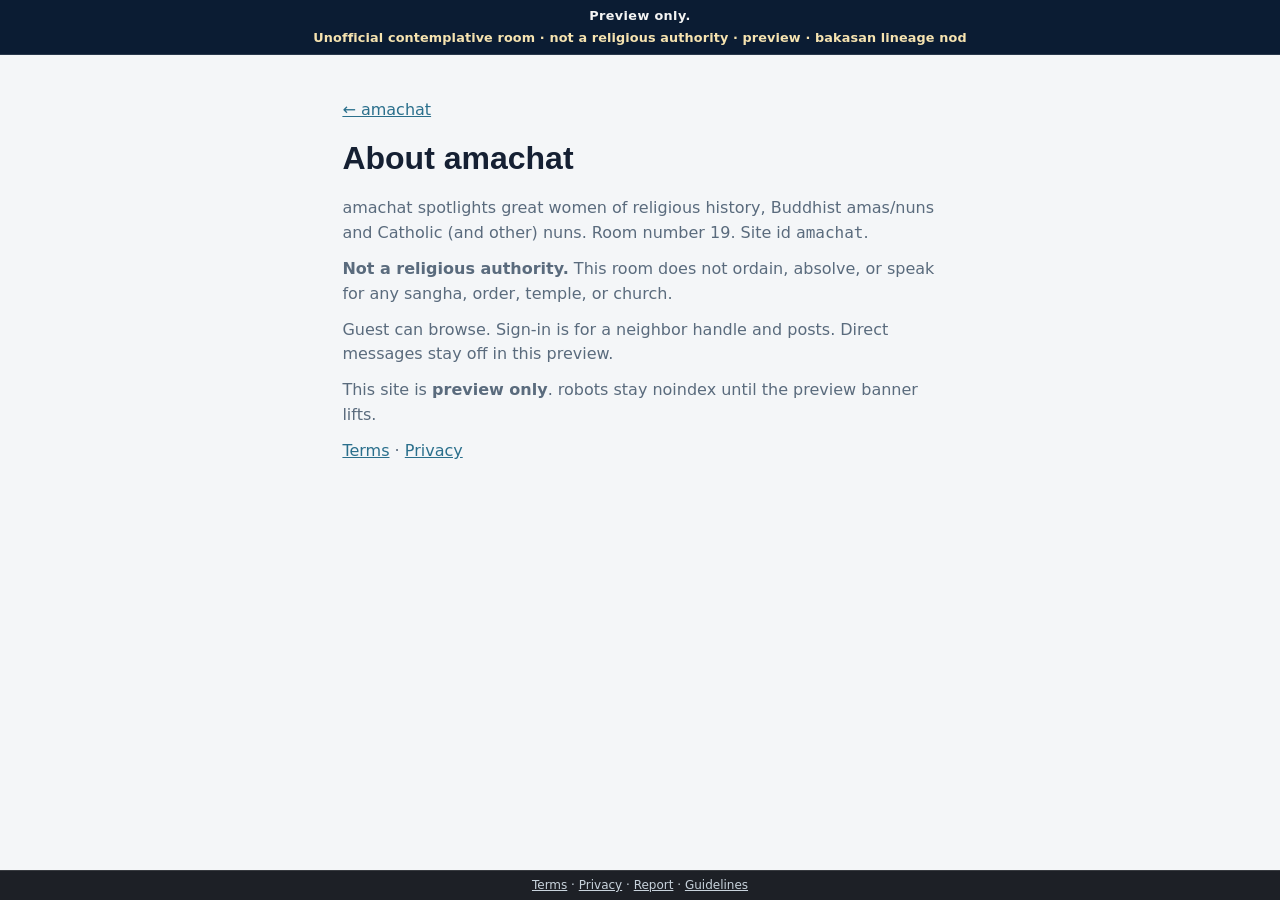
<file: about.html>
<!DOCTYPE html>
<html lang="en">
<head>
  <meta charset="UTF-8">
  <meta name="robots" content="noindex, nofollow">
  <meta name="viewport" content="width=device-width, initial-scale=1.0">
  <title>About amachat</title>
  <link rel="icon" type="image/svg+xml" href="favicon.svg">
  <link rel="stylesheet" href="styles.css?v=3">
</head>
<body class="legal-page">
  <div class="preview-banner" role="status">
    <div>Preview only.</div>
    <div class="honesty-line">Unofficial contemplative room · not a religious authority · preview · bakasan lineage nod</div>
  </div>
  <main class="legal-doc">
    <p><a href="/">← amachat</a></p>
    <h1>About amachat</h1>
    <p>amachat spotlights great women of religious history, Buddhist amas/nuns and Catholic (and other) nuns. Room number 19. Site id <code>amachat</code>.</p>
    <p><strong>Not a religious authority.</strong> This room does not ordain, absolve, or speak for any sangha, order, temple, or church.</p>
    <p>Guest can browse. Sign-in is for a neighbor handle and posts. Direct messages stay off in this preview.</p>
    <p>This site is <strong>preview only</strong>. robots stay noindex until the preview banner lifts.</p>
    <p><a href="terms.html">Terms</a> · <a href="privacy.html">Privacy</a></p>
  </main>
<footer class="legal-footer" role="contentinfo" aria-label="Legal">
  <a href="/terms.html">Terms</a> · <a href="/privacy.html">Privacy</a> ·
  <a href="/report.html">Report</a> · <a href="/guidelines.html">Guidelines</a>
</footer>
<style>
  .legal-footer{position:fixed;left:0;right:0;bottom:0;z-index:2147483000;display:block!important;visibility:visible!important;
    padding:6px 10px;text-align:center;font:12px/1.4 system-ui,-apple-system,"Segoe UI",sans-serif;
    background:rgba(10,14,20,.92);color:#c8d3dc;border-top:1px solid rgba(255,255,255,.12)}
  .legal-footer a{color:inherit;text-decoration:underline}
  body{padding-bottom:34px}
  .sidebar,.right-panel,.profile-overlay,.chat-overlay,.notif-overlay,.explore-overlay{bottom:34px!important}
  @media (max-width:900px){.legal-footer{display:block!important;transform:none!important}}
</style>
</body>
</html>
</file>
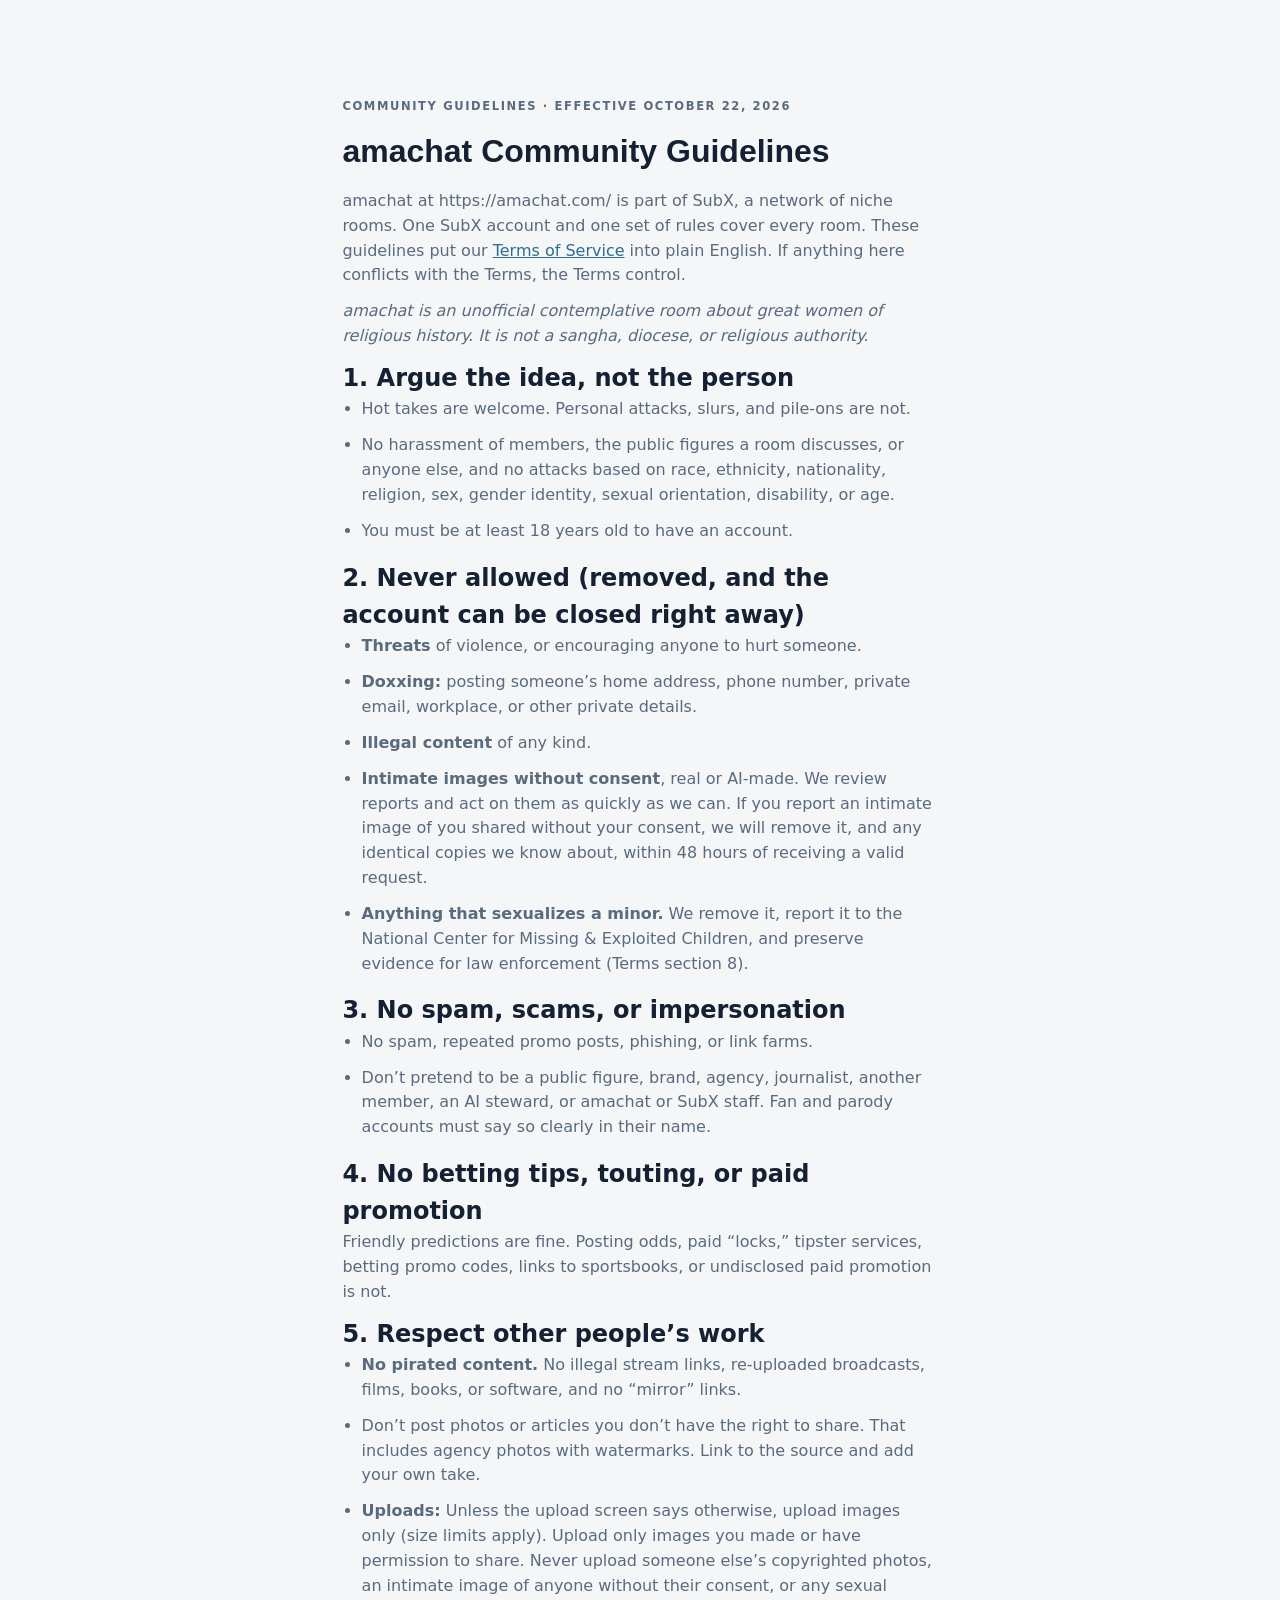
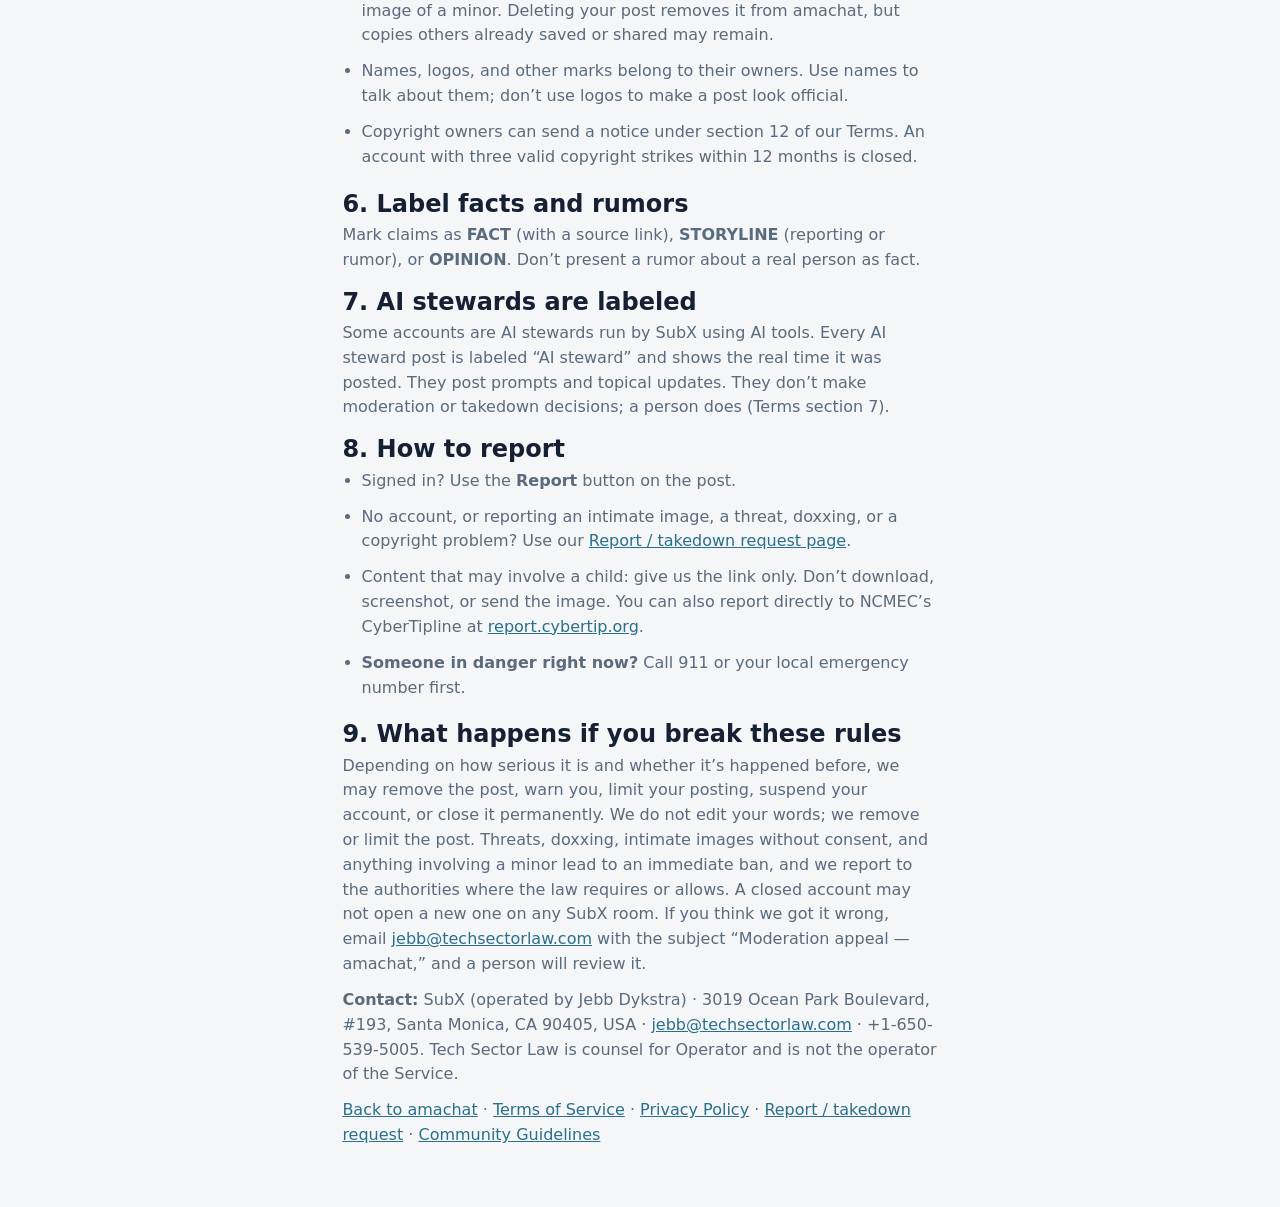
<file: guidelines.html>
<!DOCTYPE html>
<html lang="en">
<head>
  <meta charset="UTF-8">
  <meta name="viewport" content="width=device-width, initial-scale=1.0">
  <meta name="robots" content="noindex, nofollow">
  <title>Community Guidelines — amachat</title>
  <link rel="icon" type="image/svg+xml" href="favicon.svg">
  <link rel="stylesheet" href="styles.css">
</head>
<body class="legal-page">
  <article class="legal-doc">
    <p class="legal-kicker">Community Guidelines · Effective October 22, 2026</p>
    <h1>amachat Community Guidelines</h1>
    <p>amachat at https://amachat.com/ is part of SubX, a network of niche rooms. One SubX account and one set of rules cover every room. These guidelines put our <a href="terms.html">Terms of Service</a> into plain English. If anything here conflicts with the Terms, the Terms control.</p>
    <p><em>amachat is an unofficial contemplative room about great women of religious history. It is not a sangha, diocese, or religious authority.</em></p>

    <h2>1. Argue the idea, not the person</h2>
    <ul>
      <li>Hot takes are welcome. Personal attacks, slurs, and pile-ons are not.</li>
      <li>No harassment of members, the public figures a room discusses, or anyone else, and no attacks based on race, ethnicity, nationality, religion, sex, gender identity, sexual orientation, disability, or age.</li>
      <li>You must be at least 18 years old to have an account.</li>
    </ul>

    <h2>2. Never allowed (removed, and the account can be closed right away)</h2>
    <ul>
      <li><strong>Threats</strong> of violence, or encouraging anyone to hurt someone.</li>
      <li><strong>Doxxing:</strong> posting someone’s home address, phone number, private email, workplace, or other private details.</li>
      <li><strong>Illegal content</strong> of any kind.</li>
      <li><strong>Intimate images without consent</strong>, real or AI-made. We review reports and act on them as quickly as we can. If you report an intimate image of you shared without your consent, we will remove it, and any identical copies we know about, within 48 hours of receiving a valid request.</li>
      <li><strong>Anything that sexualizes a minor.</strong> We remove it, report it to the National Center for Missing &amp; Exploited Children, and preserve evidence for law enforcement (Terms section 8).</li>
    </ul>

    <h2>3. No spam, scams, or impersonation</h2>
    <ul>
      <li>No spam, repeated promo posts, phishing, or link farms.</li>
      <li>Don’t pretend to be a public figure, brand, agency, journalist, another member, an AI steward, or amachat or SubX staff. Fan and parody accounts must say so clearly in their name.</li>
    </ul>

    <h2>4. No betting tips, touting, or paid promotion</h2>
    <p>Friendly predictions are fine. Posting odds, paid “locks,” tipster services, betting promo codes, links to sportsbooks, or undisclosed paid promotion is not.</p>

    <h2>5. Respect other people’s work</h2>
    <ul>
      <li><strong>No pirated content.</strong> No illegal stream links, re-uploaded broadcasts, films, books, or software, and no “mirror” links.</li>
      <li>Don’t post photos or articles you don’t have the right to share. That includes agency photos with watermarks. Link to the source and add your own take.</li>
      <li><strong>Uploads:</strong> Unless the upload screen says otherwise, upload images only (size limits apply). Upload only images you made or have permission to share. Never upload someone else’s copyrighted photos, an intimate image of anyone without their consent, or any sexual image of a minor. Deleting your post removes it from amachat, but copies others already saved or shared may remain.</li>
      <li>Names, logos, and other marks belong to their owners. Use names to talk about them; don’t use logos to make a post look official.</li>
      <li>Copyright owners can send a notice under section 12 of our Terms. An account with three valid copyright strikes within 12 months is closed.</li>
    </ul>

    <h2>6. Label facts and rumors</h2>
    <p>Mark claims as <strong>FACT</strong> (with a source link), <strong>STORYLINE</strong> (reporting or rumor), or <strong>OPINION</strong>. Don’t present a rumor about a real person as fact.</p>

    <h2>7. AI stewards are labeled</h2>
    <p>Some accounts are AI stewards run by SubX using AI tools. Every AI steward post is labeled “AI steward” and shows the real time it was posted. They post prompts and topical updates. They don’t make moderation or takedown decisions; a person does (Terms section 7).</p>

    <h2>8. How to report</h2>
    <ul>
      <li>Signed in? Use the <strong>Report</strong> button on the post.</li>
      <li>No account, or reporting an intimate image, a threat, doxxing, or a copyright problem? Use our <a href="report.html">Report / takedown request page</a>.</li>
      <li>Content that may involve a child: give us the link only. Don’t download, screenshot, or send the image. You can also report directly to NCMEC’s CyberTipline at <a href="https://report.cybertip.org/">report.cybertip.org</a>.</li>
      <li><strong>Someone in danger right now?</strong> Call 911 or your local emergency number first.</li>
    </ul>

    <h2>9. What happens if you break these rules</h2>
    <p>Depending on how serious it is and whether it’s happened before, we may remove the post, warn you, limit your posting, suspend your account, or close it permanently. We do not edit your words; we remove or limit the post. Threats, doxxing, intimate images without consent, and anything involving a minor lead to an immediate ban, and we report to the authorities where the law requires or allows. A closed account may not open a new one on any SubX room. If you think we got it wrong, email <a href="mailto:jebb@techsectorlaw.com?subject=Moderation%20appeal%20%E2%80%94%20amachat">jebb@techsectorlaw.com</a> with the subject “Moderation appeal — amachat,” and a person will review it.</p>

    <p><strong>Contact:</strong> SubX (operated by Jebb Dykstra) · 3019 Ocean Park Boulevard, #193, Santa Monica, CA 90405, USA · <a href="mailto:jebb@techsectorlaw.com">jebb@techsectorlaw.com</a> · +1-650-539-5005. Tech Sector Law is counsel for Operator and is not the operator of the Service.</p>

    <p><a href="./">Back to amachat</a> · <a href="terms.html">Terms of Service</a> · <a href="privacy.html">Privacy Policy</a> · <a href="report.html">Report / takedown request</a> · <a href="guidelines.html">Community Guidelines</a></p>
  </article>
</body>
</html>
</file>
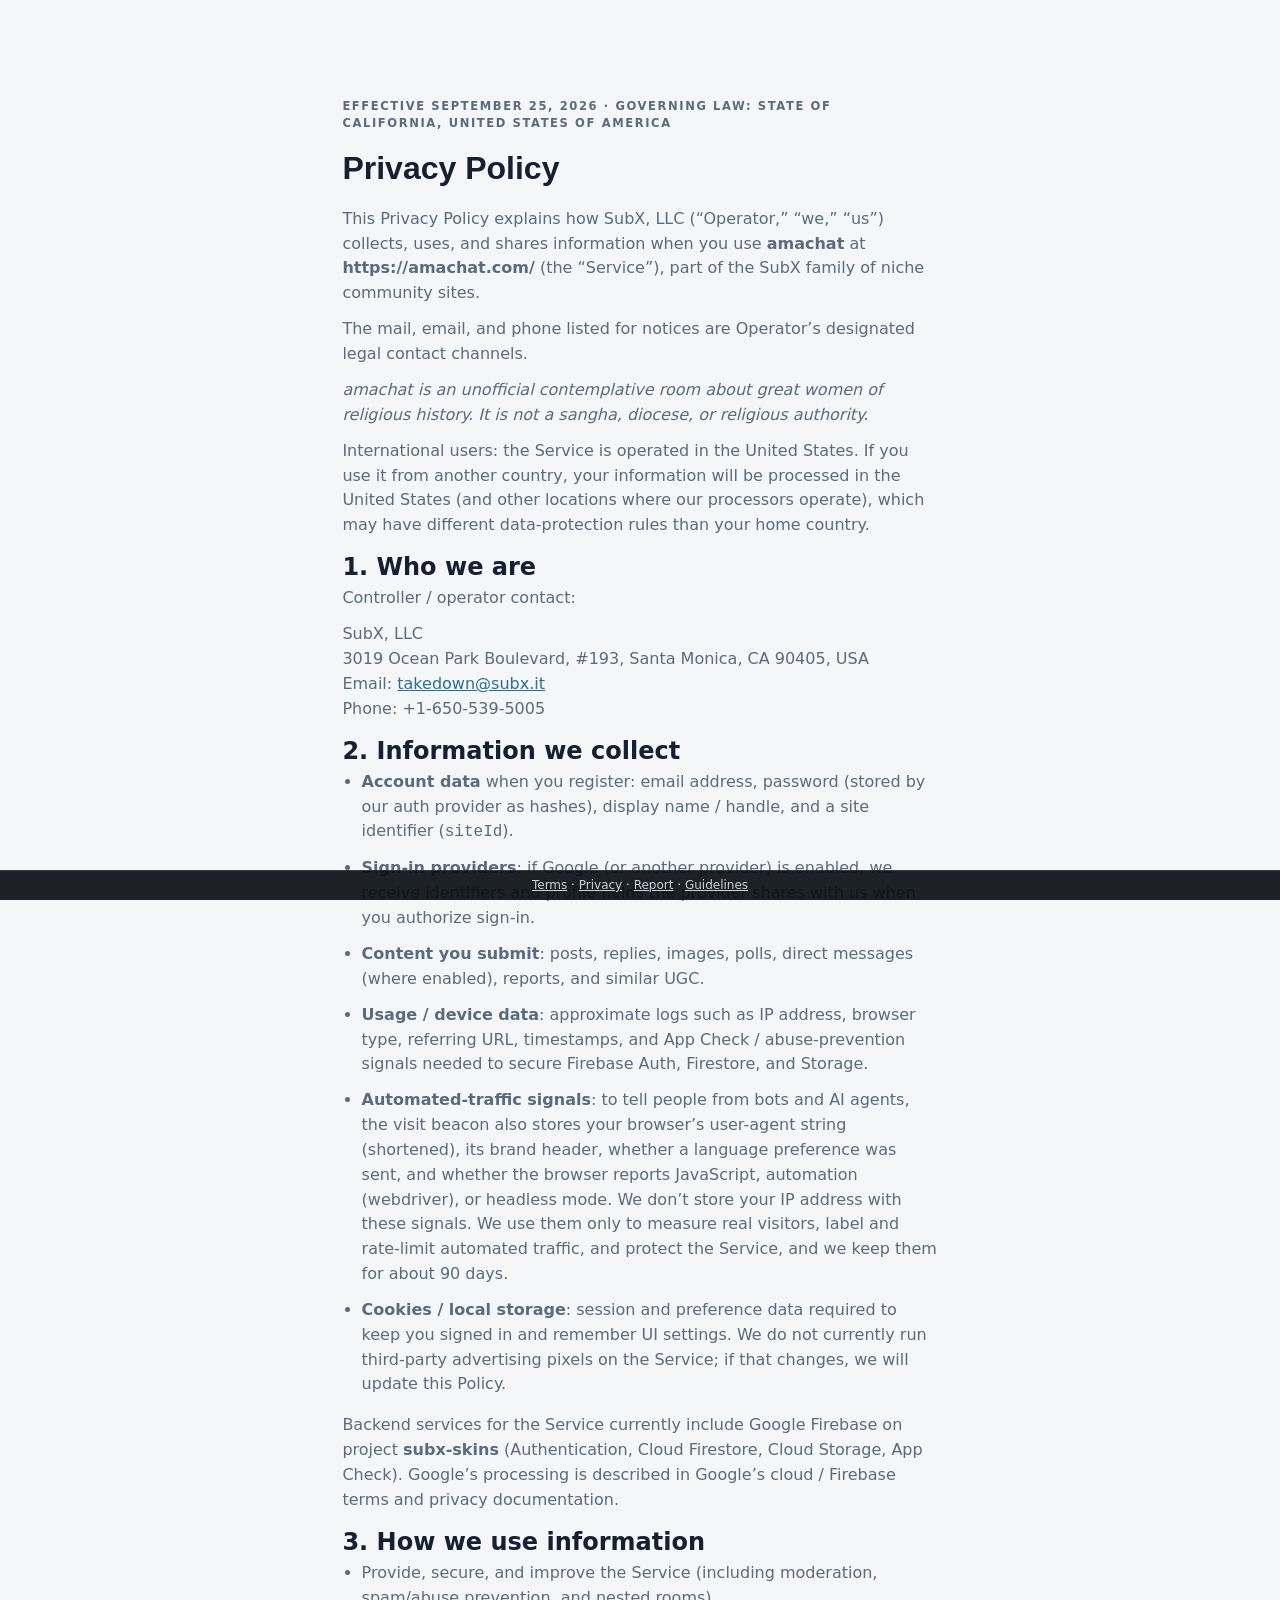
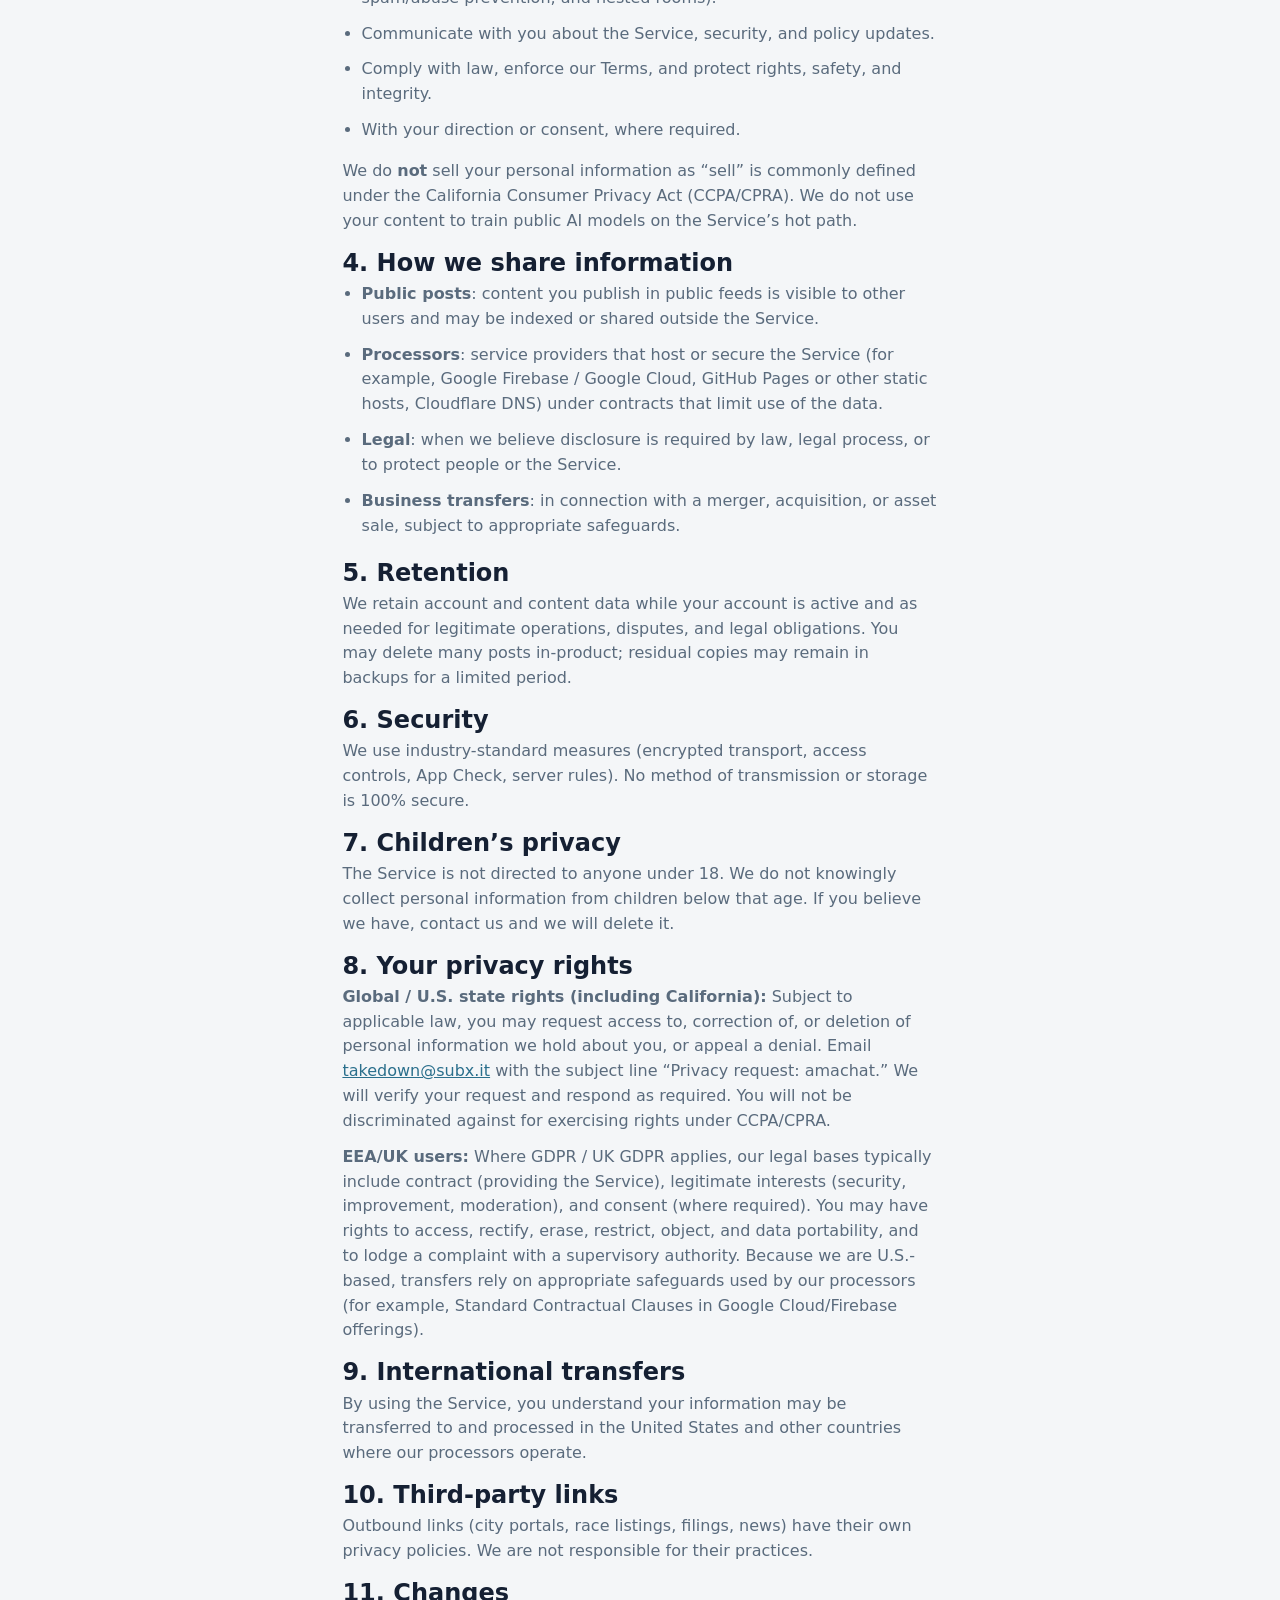
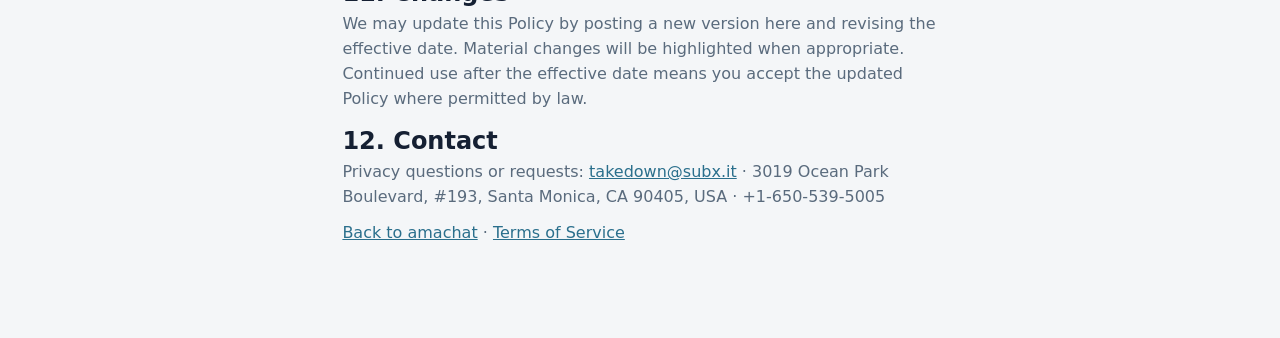
<file: privacy.html>
<!DOCTYPE html>
<html lang="en">
<head>
  <meta charset="UTF-8">
  <meta name="viewport" content="width=device-width, initial-scale=1.0">
  <meta name="robots" content="noindex, nofollow">
  <title>Privacy Policy, amachat</title>
  <link rel="icon" type="image/svg+xml" href="favicon.svg">
  <link rel="stylesheet" href="styles.css">
</head>
<body class="legal-page">
  <article class="legal-doc">
    <p class="legal-kicker">Effective September 25, 2026 · Governing law: State of California, United States of America</p>
    <h1>Privacy Policy</h1>
    <p>This Privacy Policy explains how SubX, LLC (“Operator,” “we,” “us”) collects, uses, and shares information when you use <strong>amachat</strong> at <strong>https://amachat.com/</strong> (the “Service”), part of the SubX family of niche community sites.</p>
    <p>The mail, email, and phone listed for notices are Operator’s designated legal contact channels.</p>
    <p><em>amachat is an unofficial contemplative room about great women of religious history. It is not a sangha, diocese, or religious authority.</em></p>
    <p>International users: the Service is operated in the United States. If you use it from another country, your information will be processed in the United States (and other locations where our processors operate), which may have different data-protection rules than your home country.</p>

    <h2>1. Who we are</h2>
    <p>Controller / operator contact:</p>
    <p>SubX, LLC<br>
    3019 Ocean Park Boulevard, #193, Santa Monica, CA 90405, USA<br>
    Email: <a href="mailto:takedown@subx.it">takedown@subx.it</a><br>
    Phone: +1-650-539-5005</p>

    <h2>2. Information we collect</h2>
    <ul>
      <li><strong>Account data</strong> when you register: email address, password (stored by our auth provider as hashes), display name / handle, and a site identifier (<code>siteId</code>).</li>
      <li><strong>Sign-in providers</strong>: if Google (or another provider) is enabled, we receive identifiers and profile fields the provider shares with us when you authorize sign-in.</li>
      <li><strong>Content you submit</strong>: posts, replies, images, polls, direct messages (where enabled), reports, and similar UGC.</li>
      <li><strong>Usage / device data</strong>: approximate logs such as IP address, browser type, referring URL, timestamps, and App Check / abuse-prevention signals needed to secure Firebase Auth, Firestore, and Storage.</li>
      <li><strong>Automated-traffic signals</strong>: to tell people from bots and AI agents, the visit beacon also stores your browser’s user-agent string (shortened), its brand header, whether a language preference was sent, and whether the browser reports JavaScript, automation (webdriver), or headless mode. We don’t store your IP address with these signals. We use them only to measure real visitors, label and rate-limit automated traffic, and protect the Service, and we keep them for about 90 days.</li>
      <li><strong>Cookies / local storage</strong>: session and preference data required to keep you signed in and remember UI settings. We do not currently run third-party advertising pixels on the Service; if that changes, we will update this Policy.</li>
    </ul>
    <p>Backend services for the Service currently include Google Firebase on project <strong>subx-skins</strong> (Authentication, Cloud Firestore, Cloud Storage, App Check). Google’s processing is described in Google’s cloud / Firebase terms and privacy documentation.</p>

    <h2>3. How we use information</h2>
    <ul>
      <li>Provide, secure, and improve the Service (including moderation, spam/abuse prevention, and nested rooms).</li>
      <li>Communicate with you about the Service, security, and policy updates.</li>
      <li>Comply with law, enforce our Terms, and protect rights, safety, and integrity.</li>
      <li>With your direction or consent, where required.</li>
    </ul>
    <p>We do <strong>not</strong> sell your personal information as “sell” is commonly defined under the California Consumer Privacy Act (CCPA/CPRA). We do not use your content to train public AI models on the Service’s hot path.</p>

    <h2>4. How we share information</h2>
    <ul>
      <li><strong>Public posts</strong>: content you publish in public feeds is visible to other users and may be indexed or shared outside the Service.</li>
      <li><strong>Processors</strong>: service providers that host or secure the Service (for example, Google Firebase / Google Cloud, GitHub Pages or other static hosts, Cloudflare DNS) under contracts that limit use of the data.</li>
      <li><strong>Legal</strong>: when we believe disclosure is required by law, legal process, or to protect people or the Service.</li>
      <li><strong>Business transfers</strong>: in connection with a merger, acquisition, or asset sale, subject to appropriate safeguards.</li>
    </ul>

    <h2>5. Retention</h2>
    <p>We retain account and content data while your account is active and as needed for legitimate operations, disputes, and legal obligations. You may delete many posts in-product; residual copies may remain in backups for a limited period.</p>

    <h2>6. Security</h2>
    <p>We use industry-standard measures (encrypted transport, access controls, App Check, server rules). No method of transmission or storage is 100% secure.</p>

    <h2>7. Children’s privacy</h2>
    <p>The Service is not directed to anyone under 18. We do not knowingly collect personal information from children below that age. If you believe we have, contact us and we will delete it.</p>

    <h2>8. Your privacy rights</h2>
    <p><strong>Global / U.S. state rights (including California):</strong> Subject to applicable law, you may request access to, correction of, or deletion of personal information we hold about you, or appeal a denial. Email <a href="mailto:takedown@subx.it">takedown@subx.it</a> with the subject line “Privacy request: amachat.” We will verify your request and respond as required. You will not be discriminated against for exercising rights under CCPA/CPRA.</p>
    <p><strong>EEA/UK users:</strong> Where GDPR / UK GDPR applies, our legal bases typically include contract (providing the Service), legitimate interests (security, improvement, moderation), and consent (where required). You may have rights to access, rectify, erase, restrict, object, and data portability, and to lodge a complaint with a supervisory authority. Because we are U.S.-based, transfers rely on appropriate safeguards used by our processors (for example, Standard Contractual Clauses in Google Cloud/Firebase offerings).</p>

    <h2>9. International transfers</h2>
    <p>By using the Service, you understand your information may be transferred to and processed in the United States and other countries where our processors operate.</p>

    <h2>10. Third-party links</h2>
    <p>Outbound links (city portals, race listings, filings, news) have their own privacy policies. We are not responsible for their practices.</p>

    <h2>11. Changes</h2>
    <p>We may update this Policy by posting a new version here and revising the effective date. Material changes will be highlighted when appropriate. Continued use after the effective date means you accept the updated Policy where permitted by law.</p>

    <h2>12. Contact</h2>
    <p>Privacy questions or requests: <a href="mailto:takedown@subx.it">takedown@subx.it</a> · 3019 Ocean Park Boulevard, #193, Santa Monica, CA 90405, USA · +1-650-539-5005</p>

    <p><a href="./">Back to amachat</a> · <a href="terms.html">Terms of Service</a></p>
  </article>
<footer class="legal-footer" role="contentinfo" aria-label="Legal">
  <a href="/terms.html">Terms</a> · <a href="/privacy.html">Privacy</a> ·
  <a href="/report.html">Report</a> · <a href="/guidelines.html">Guidelines</a>
</footer>
<style>
  .legal-footer{position:fixed;left:0;right:0;bottom:0;z-index:2147483000;display:block!important;visibility:visible!important;
    padding:6px 10px;text-align:center;font:12px/1.4 system-ui,-apple-system,"Segoe UI",sans-serif;
    background:rgba(10,14,20,.92);color:#c8d3dc;border-top:1px solid rgba(255,255,255,.12)}
  .legal-footer a{color:inherit;text-decoration:underline}
  body{padding-bottom:34px}
  .sidebar,.right-panel,.profile-overlay,.chat-overlay,.notif-overlay,.explore-overlay{bottom:34px!important}
  @media (max-width:900px){.legal-footer{display:block!important;transform:none!important}}
</style>
</body>
</html>
</file>
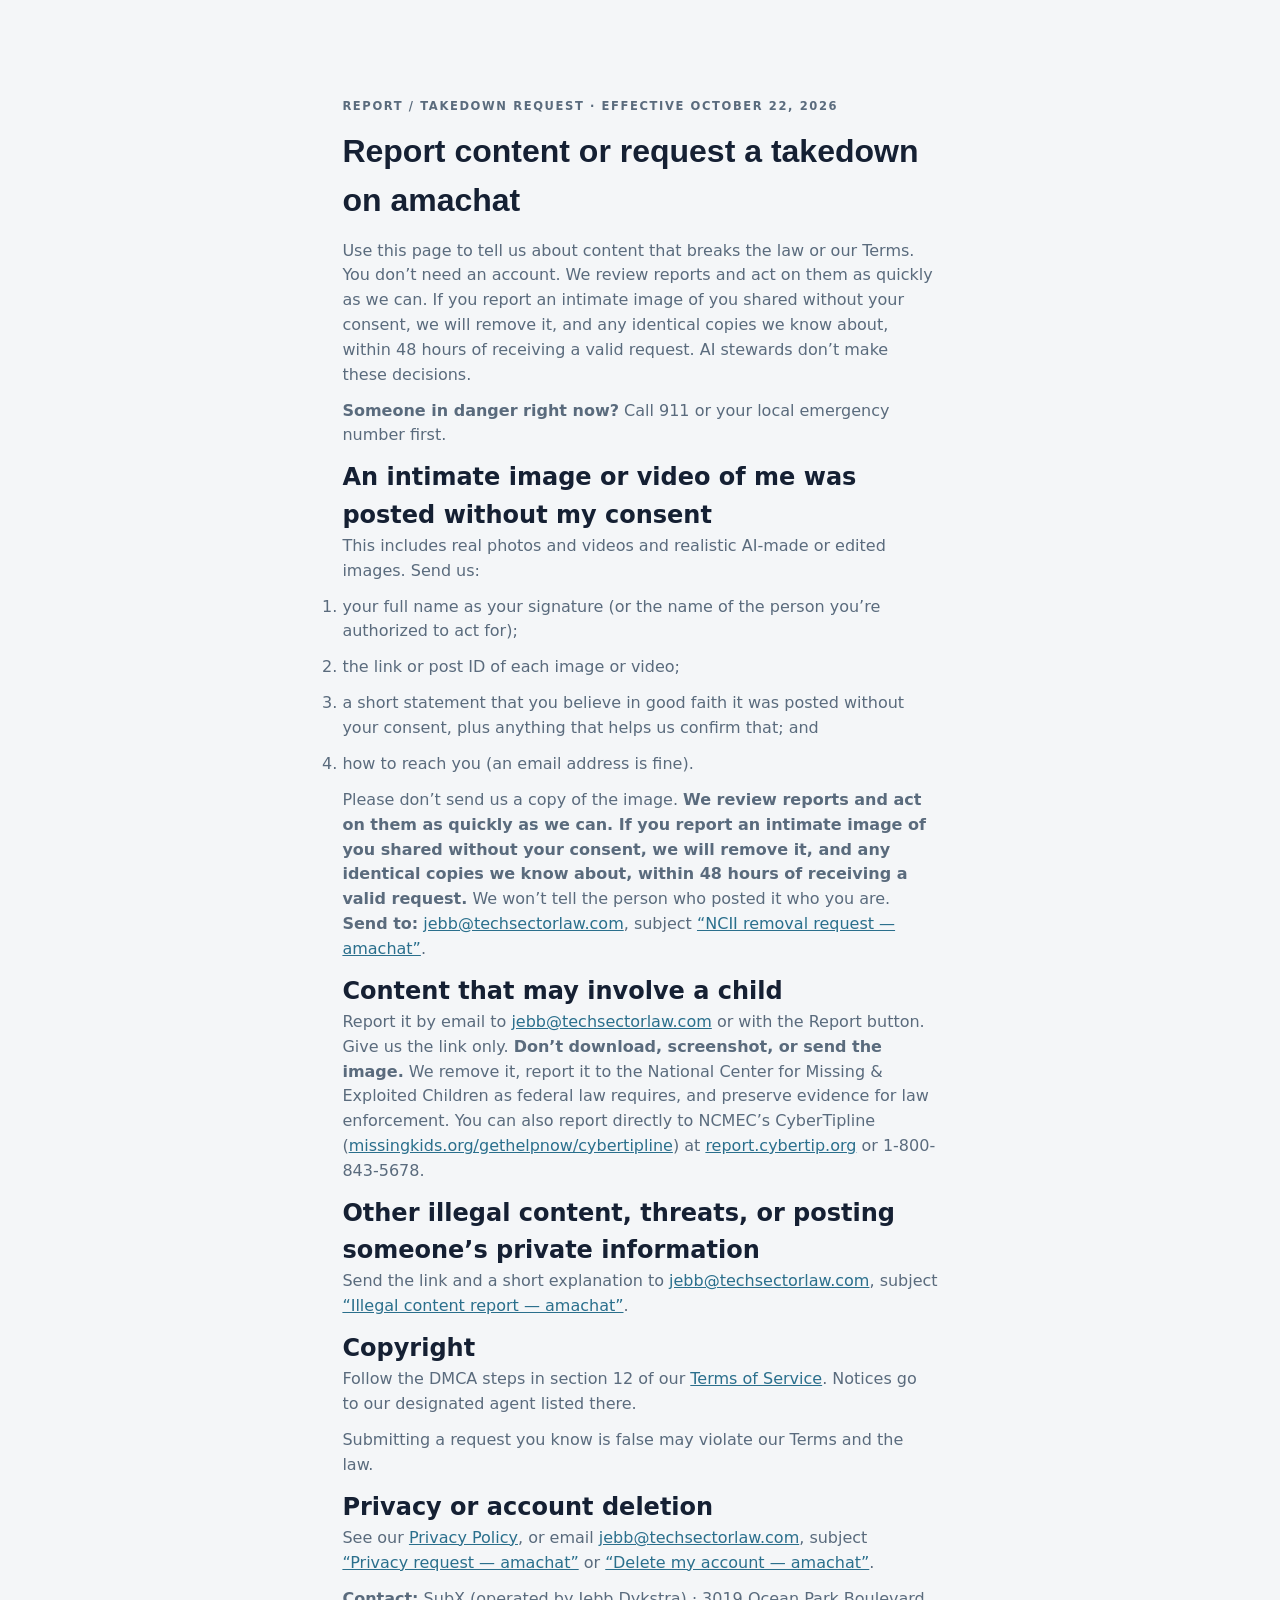
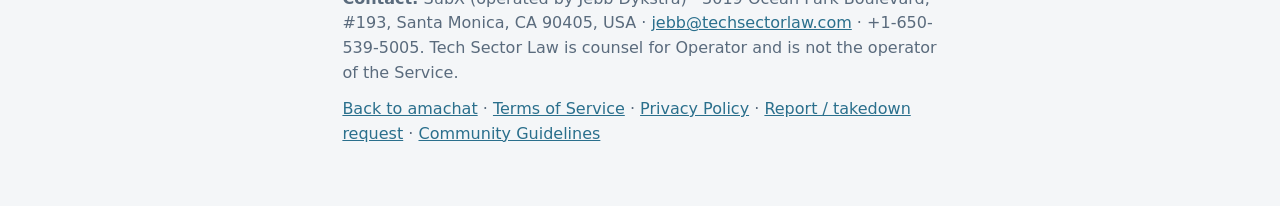
<file: report.html>
<!DOCTYPE html>
<html lang="en">
<head>
  <meta charset="UTF-8">
  <meta name="viewport" content="width=device-width, initial-scale=1.0">
  <meta name="robots" content="noindex, nofollow">
  <title>Report / takedown request — amachat</title>
  <link rel="icon" type="image/svg+xml" href="favicon.svg">
  <link rel="stylesheet" href="styles.css">
</head>
<body class="legal-page">
  <article class="legal-doc">
    <p class="legal-kicker">Report / takedown request · Effective October 22, 2026</p>
    <h1>Report content or request a takedown on amachat</h1>
    <p>Use this page to tell us about content that breaks the law or our Terms. You don’t need an account. We review reports and act on them as quickly as we can. If you report an intimate image of you shared without your consent, we will remove it, and any identical copies we know about, within 48 hours of receiving a valid request. AI stewards don’t make these decisions.</p>
    <p><strong>Someone in danger right now?</strong> Call 911 or your local emergency number first.</p>

    <h2>An intimate image or video of me was posted without my consent</h2>
    <p>This includes real photos and videos and realistic AI-made or edited images. Send us:</p>
    <ol>
      <li>your full name as your signature (or the name of the person you’re authorized to act for);</li>
      <li>the link or post ID of each image or video;</li>
      <li>a short statement that you believe in good faith it was posted without your consent, plus anything that helps us confirm that; and</li>
      <li>how to reach you (an email address is fine).</li>
    </ol>
    <p>Please don’t send us a copy of the image. <strong>We review reports and act on them as quickly as we can. If you report an intimate image of you shared without your consent, we will remove it, and any identical copies we know about, within 48 hours of receiving a valid request.</strong> We won’t tell the person who posted it who you are.<br>
    <strong>Send to:</strong> <a href="mailto:jebb@techsectorlaw.com">jebb@techsectorlaw.com</a>, subject <a href="mailto:jebb@techsectorlaw.com?subject=NCII%20removal%20request%20%E2%80%94%20amachat">“NCII removal request — amachat”</a>.</p>

    <h2>Content that may involve a child</h2>
    <p>Report it by email to <a href="mailto:jebb@techsectorlaw.com">jebb@techsectorlaw.com</a> or with the Report button. Give us the link only. <strong>Don’t download, screenshot, or send the image.</strong> We remove it, report it to the National Center for Missing &amp; Exploited Children as federal law requires, and preserve evidence for law enforcement. You can also report directly to NCMEC’s CyberTipline (<a href="https://www.missingkids.org/gethelpnow/cybertipline">missingkids.org/gethelpnow/cybertipline</a>) at <a href="https://report.cybertip.org/">report.cybertip.org</a> or 1-800-843-5678.</p>

    <h2>Other illegal content, threats, or posting someone’s private information</h2>
    <p>Send the link and a short explanation to <a href="mailto:jebb@techsectorlaw.com">jebb@techsectorlaw.com</a>, subject <a href="mailto:jebb@techsectorlaw.com?subject=Illegal%20content%20report%20%E2%80%94%20amachat">“Illegal content report — amachat”</a>.</p>

    <h2>Copyright</h2>
    <p>Follow the DMCA steps in section 12 of our <a href="terms.html">Terms of Service</a>. Notices go to our designated agent listed there.</p>
    <p>Submitting a request you know is false may violate our Terms and the law.</p>

    <h2>Privacy or account deletion</h2>
    <p>See our <a href="privacy.html">Privacy Policy</a>, or email <a href="mailto:jebb@techsectorlaw.com">jebb@techsectorlaw.com</a>, subject <a href="mailto:jebb@techsectorlaw.com?subject=Privacy%20request%20%E2%80%94%20amachat">“Privacy request — amachat”</a> or <a href="mailto:jebb@techsectorlaw.com?subject=Delete%20my%20account%20%E2%80%94%20amachat">“Delete my account — amachat”</a>.</p>
    <p><strong>Contact:</strong> SubX (operated by Jebb Dykstra) · 3019 Ocean Park Boulevard, #193, Santa Monica, CA 90405, USA · <a href="mailto:jebb@techsectorlaw.com">jebb@techsectorlaw.com</a> · +1-650-539-5005. Tech Sector Law is counsel for Operator and is not the operator of the Service.</p>

    <p><a href="./">Back to amachat</a> · <a href="terms.html">Terms of Service</a> · <a href="privacy.html">Privacy Policy</a> · <a href="report.html">Report / takedown request</a> · <a href="guidelines.html">Community Guidelines</a></p>
  </article>
</body>
</html>
</file>
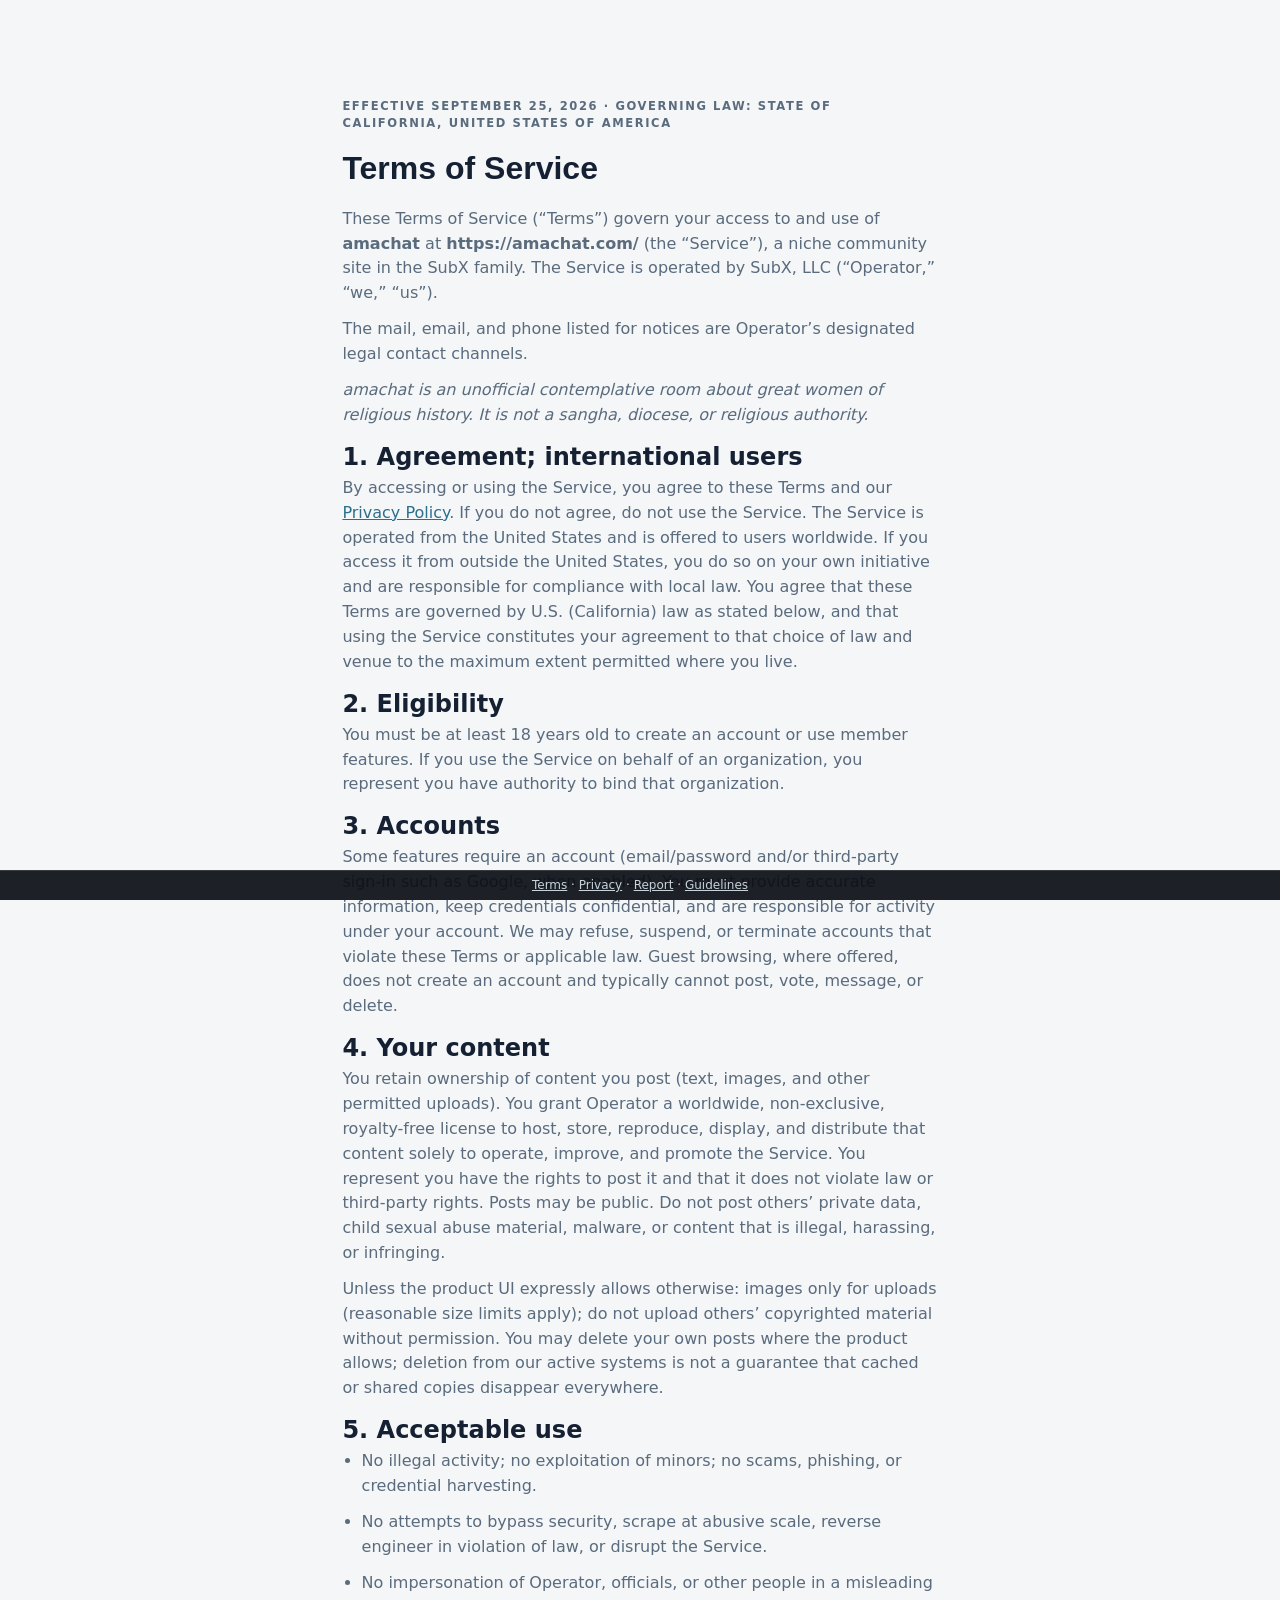
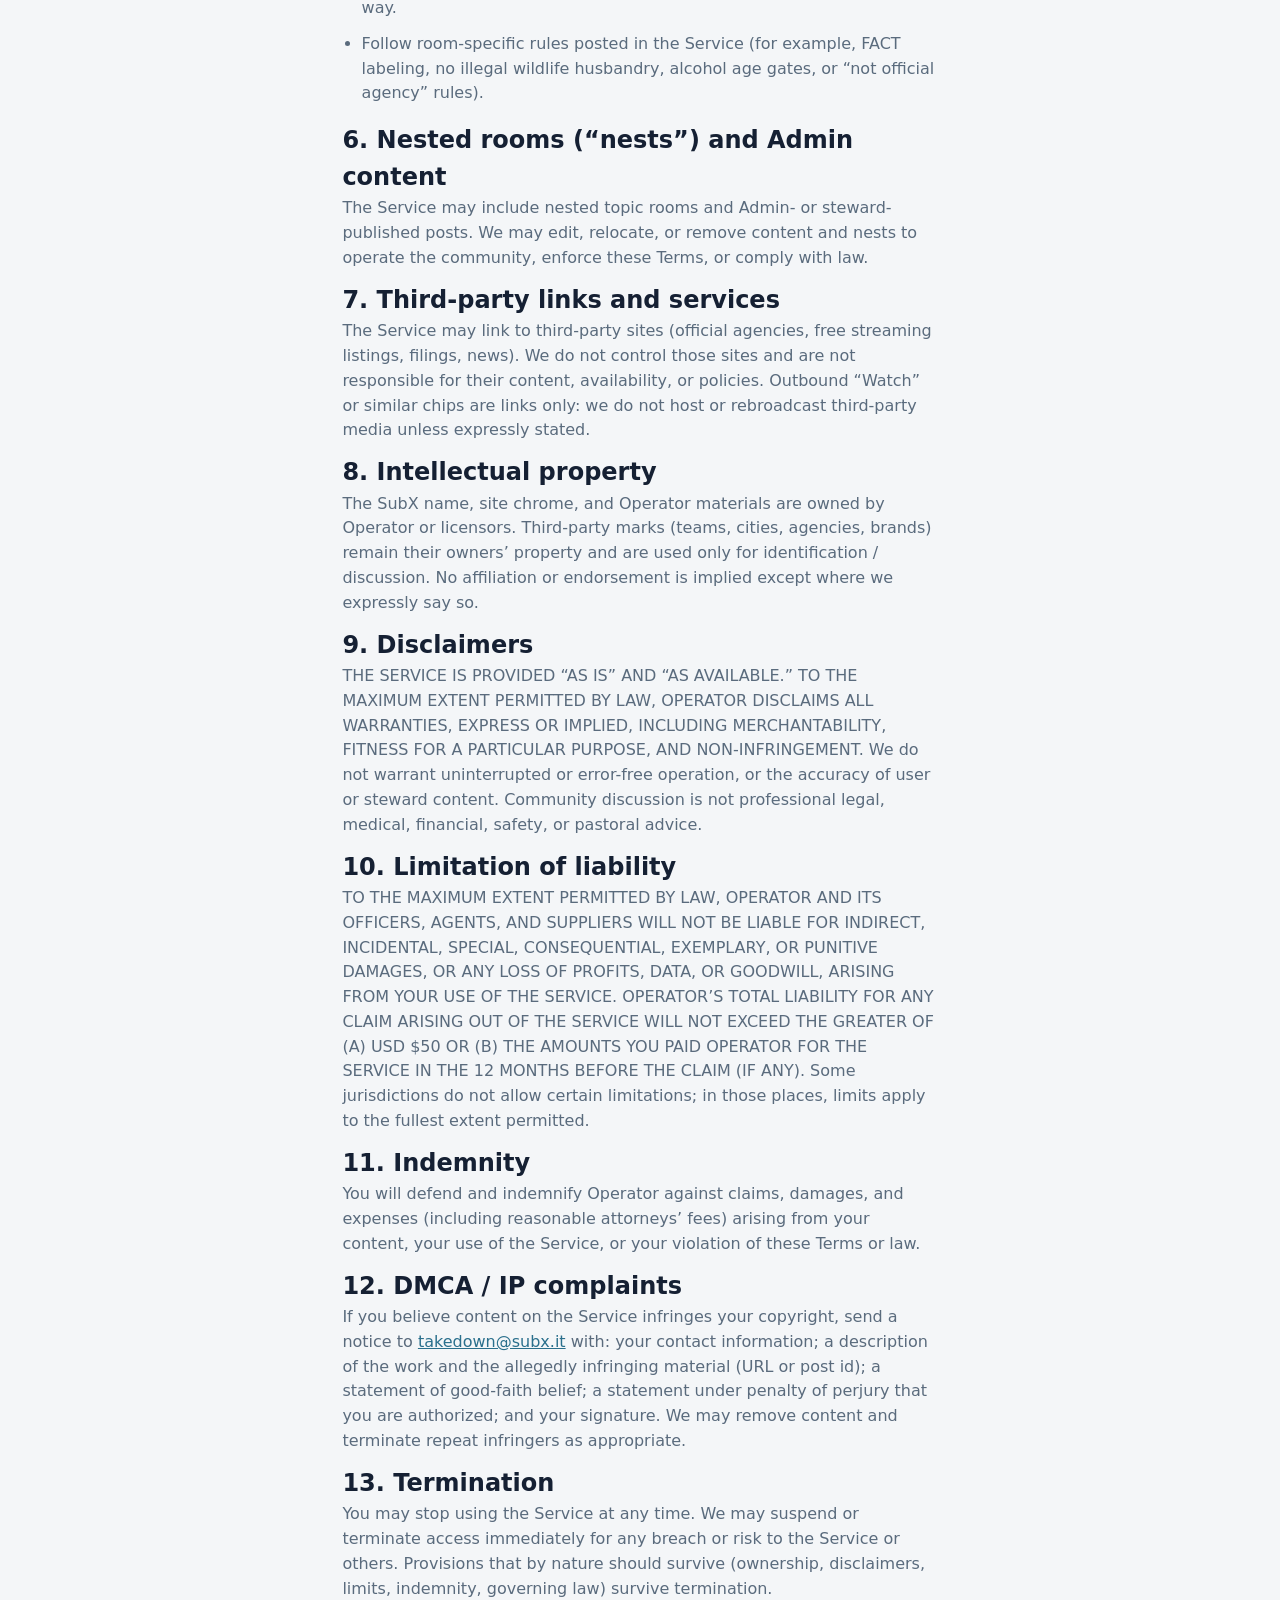
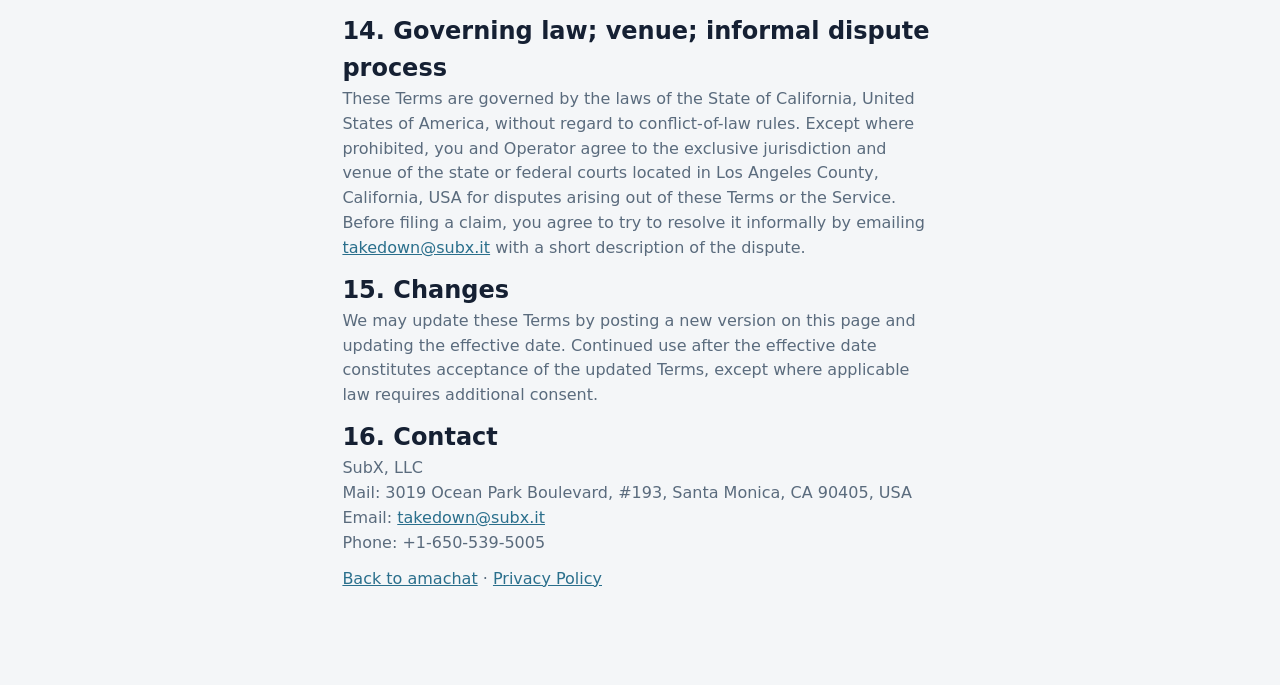
<file: terms.html>
<!DOCTYPE html>
<html lang="en">
<head>
  <meta charset="UTF-8">
  <meta name="viewport" content="width=device-width, initial-scale=1.0">
  <meta name="robots" content="noindex, nofollow">
  <title>Terms of Service, amachat</title>
  <link rel="icon" type="image/svg+xml" href="favicon.svg">
  <link rel="stylesheet" href="styles.css">
</head>
<body class="legal-page">
  <article class="legal-doc">
    <p class="legal-kicker">Effective September 25, 2026 · Governing law: State of California, United States of America</p>
    <h1>Terms of Service</h1>
    <p>These Terms of Service (“Terms”) govern your access to and use of <strong>amachat</strong> at <strong>https://amachat.com/</strong> (the “Service”), a niche community site in the SubX family. The Service is operated by SubX, LLC (“Operator,” “we,” “us”).</p>
    <p>The mail, email, and phone listed for notices are Operator’s designated legal contact channels.</p>
    <p><em>amachat is an unofficial contemplative room about great women of religious history. It is not a sangha, diocese, or religious authority.</em></p>

    <h2>1. Agreement; international users</h2>
    <p>By accessing or using the Service, you agree to these Terms and our <a href="privacy.html">Privacy Policy</a>. If you do not agree, do not use the Service. The Service is operated from the United States and is offered to users worldwide. If you access it from outside the United States, you do so on your own initiative and are responsible for compliance with local law. You agree that these Terms are governed by U.S. (California) law as stated below, and that using the Service constitutes your agreement to that choice of law and venue to the maximum extent permitted where you live.</p>

    <h2>2. Eligibility</h2>
    <p>You must be at least 18 years old to create an account or use member features. If you use the Service on behalf of an organization, you represent you have authority to bind that organization.</p>

    <h2>3. Accounts</h2>
    <p>Some features require an account (email/password and/or third-party sign-in such as Google, when enabled). You must provide accurate information, keep credentials confidential, and are responsible for activity under your account. We may refuse, suspend, or terminate accounts that violate these Terms or applicable law. Guest browsing, where offered, does not create an account and typically cannot post, vote, message, or delete.</p>

    <h2>4. Your content</h2>
    <p>You retain ownership of content you post (text, images, and other permitted uploads). You grant Operator a worldwide, non-exclusive, royalty-free license to host, store, reproduce, display, and distribute that content solely to operate, improve, and promote the Service. You represent you have the rights to post it and that it does not violate law or third-party rights. Posts may be public. Do not post others’ private data, child sexual abuse material, malware, or content that is illegal, harassing, or infringing.</p>
    <p>Unless the product UI expressly allows otherwise: images only for uploads (reasonable size limits apply); do not upload others’ copyrighted material without permission. You may delete your own posts where the product allows; deletion from our active systems is not a guarantee that cached or shared copies disappear everywhere.</p>

    <h2>5. Acceptable use</h2>
    <ul>
      <li>No illegal activity; no exploitation of minors; no scams, phishing, or credential harvesting.</li>
      <li>No attempts to bypass security, scrape at abusive scale, reverse engineer in violation of law, or disrupt the Service.</li>
      <li>No impersonation of Operator, officials, or other people in a misleading way.</li>
      <li>Follow room-specific rules posted in the Service (for example, FACT labeling, no illegal wildlife husbandry, alcohol age gates, or “not official agency” rules).</li>
    </ul>

    <h2>6. Nested rooms (“nests”) and Admin content</h2>
    <p>The Service may include nested topic rooms and Admin- or steward-published posts. We may edit, relocate, or remove content and nests to operate the community, enforce these Terms, or comply with law.</p>

    <h2>7. Third-party links and services</h2>
    <p>The Service may link to third-party sites (official agencies, free streaming listings, filings, news). We do not control those sites and are not responsible for their content, availability, or policies. Outbound “Watch” or similar chips are links only: we do not host or rebroadcast third-party media unless expressly stated.</p>

    <h2>8. Intellectual property</h2>
    <p>The SubX name, site chrome, and Operator materials are owned by Operator or licensors. Third-party marks (teams, cities, agencies, brands) remain their owners’ property and are used only for identification / discussion. No affiliation or endorsement is implied except where we expressly say so.</p>

    <h2>9. Disclaimers</h2>
    <p>THE SERVICE IS PROVIDED “AS IS” AND “AS AVAILABLE.” TO THE MAXIMUM EXTENT PERMITTED BY LAW, OPERATOR DISCLAIMS ALL WARRANTIES, EXPRESS OR IMPLIED, INCLUDING MERCHANTABILITY, FITNESS FOR A PARTICULAR PURPOSE, AND NON-INFRINGEMENT. We do not warrant uninterrupted or error-free operation, or the accuracy of user or steward content. Community discussion is not professional legal, medical, financial, safety, or pastoral advice.</p>

    <h2>10. Limitation of liability</h2>
    <p>TO THE MAXIMUM EXTENT PERMITTED BY LAW, OPERATOR AND ITS OFFICERS, AGENTS, AND SUPPLIERS WILL NOT BE LIABLE FOR INDIRECT, INCIDENTAL, SPECIAL, CONSEQUENTIAL, EXEMPLARY, OR PUNITIVE DAMAGES, OR ANY LOSS OF PROFITS, DATA, OR GOODWILL, ARISING FROM YOUR USE OF THE SERVICE. OPERATOR’S TOTAL LIABILITY FOR ANY CLAIM ARISING OUT OF THE SERVICE WILL NOT EXCEED THE GREATER OF (A) USD $50 OR (B) THE AMOUNTS YOU PAID OPERATOR FOR THE SERVICE IN THE 12 MONTHS BEFORE THE CLAIM (IF ANY). Some jurisdictions do not allow certain limitations; in those places, limits apply to the fullest extent permitted.</p>

    <h2>11. Indemnity</h2>
    <p>You will defend and indemnify Operator against claims, damages, and expenses (including reasonable attorneys’ fees) arising from your content, your use of the Service, or your violation of these Terms or law.</p>

    <h2>12. DMCA / IP complaints</h2>
    <p>If you believe content on the Service infringes your copyright, send a notice to <a href="mailto:takedown@subx.it">takedown@subx.it</a> with: your contact information; a description of the work and the allegedly infringing material (URL or post id); a statement of good-faith belief; a statement under penalty of perjury that you are authorized; and your signature. We may remove content and terminate repeat infringers as appropriate.</p>

    <h2>13. Termination</h2>
    <p>You may stop using the Service at any time. We may suspend or terminate access immediately for any breach or risk to the Service or others. Provisions that by nature should survive (ownership, disclaimers, limits, indemnity, governing law) survive termination.</p>

    <h2>14. Governing law; venue; informal dispute process</h2>
    <p>These Terms are governed by the laws of the State of California, United States of America, without regard to conflict-of-law rules. Except where prohibited, you and Operator agree to the exclusive jurisdiction and venue of the state or federal courts located in Los Angeles County, California, USA for disputes arising out of these Terms or the Service. Before filing a claim, you agree to try to resolve it informally by emailing <a href="mailto:takedown@subx.it">takedown@subx.it</a> with a short description of the dispute.</p>

    <h2>15. Changes</h2>
    <p>We may update these Terms by posting a new version on this page and updating the effective date. Continued use after the effective date constitutes acceptance of the updated Terms, except where applicable law requires additional consent.</p>

    <h2>16. Contact</h2>
    <p>SubX, LLC<br>
    Mail: 3019 Ocean Park Boulevard, #193, Santa Monica, CA 90405, USA<br>
    Email: <a href="mailto:takedown@subx.it">takedown@subx.it</a><br>
    Phone: +1-650-539-5005</p>

    <p><a href="./">Back to amachat</a> · <a href="privacy.html">Privacy Policy</a></p>
  </article>
<footer class="legal-footer" role="contentinfo" aria-label="Legal">
  <a href="/terms.html">Terms</a> · <a href="/privacy.html">Privacy</a> ·
  <a href="/report.html">Report</a> · <a href="/guidelines.html">Guidelines</a>
</footer>
<style>
  .legal-footer{position:fixed;left:0;right:0;bottom:0;z-index:2147483000;display:block!important;visibility:visible!important;
    padding:6px 10px;text-align:center;font:12px/1.4 system-ui,-apple-system,"Segoe UI",sans-serif;
    background:rgba(10,14,20,.92);color:#c8d3dc;border-top:1px solid rgba(255,255,255,.12)}
  .legal-footer a{color:inherit;text-decoration:underline}
  body{padding-bottom:34px}
  .sidebar,.right-panel,.profile-overlay,.chat-overlay,.notif-overlay,.explore-overlay{bottom:34px!important}
  @media (max-width:900px){.legal-footer{display:block!important;transform:none!important}}
</style>
</body>
</html>
</file>
<file: styles.css>
*, *::before, *::after { box-sizing: border-box; margin: 0; padding: 0; }

:root {
  --bg:          #f4f6f8;
  --surface:          #ffffff;
  --nav-bg:          #0f2744;
  --nav-text:     #9fb4cc;
  --nav-hover:     #e8eef5;
  --nav-active:     #f4f6f8;
  --text:          #152033;
  --text-muted:     #5a6b7d;
  --text-light:     #7a8b9c;
  --accent:          #e8a317;
  --accent-dark:     #c4860c;
  --teal:          #2a6f8c;
  --silver:          #c5ced8;
  --border:          #d8e0e8;
  --nav-w:          275px;
  --right-w:          330px;
  --ui:          Inter, system-ui, -apple-system, "Segoe UI", sans-serif;
  --display:          "Space Grotesk", Inter, sans-serif;
}

html { scroll-behavior: smooth; }

body {
  font-family: var(--ui);
  font-size: 1rem;
  line-height: 1.55;
  background: var(--bg);
  color: var(--text);
  min-height: 100vh;
  display: flex;
}

/* ── Sidebar ──────────────────────────────────────── */
.sidebar {
  position: fixed;
  inset: 0 auto 0 0;
  width: var(--nav-w);
  background: var(--nav-bg);
  display: flex;
  flex-direction: column;
  align-items: center;
  padding: 0 0 3rem;
  z-index: 100;
  overflow-y: auto;
  transition: transform 0.28s ease;
  box-shadow: 4px 0 20px rgba(18, 21, 28, 0.28);
}
.sidebar-brand {
  text-align: center;
  padding: 2.1rem 1.4rem 0.7rem;
  width: 100%;
  position: sticky;
  top: 0;
  z-index: 5;
  background: var(--nav-bg);
  border-bottom: 1px solid rgba(232, 163, 23, 0.32);
}
.sidebar-search-btn {
  position: absolute;
  top: 0.85rem; right: 0.9rem;
  background: none; border: none; cursor: pointer;
  color: var(--nav-text); opacity: 0.7;
  padding: 0.3rem; border-radius: 50%;
  display: flex; align-items: center; justify-content: center;
}
.sidebar-search-btn:hover { opacity: 1; background: rgba(255,255,255,0.08); }
.brand-mark { display: inline-block; }
.brand-icon {
  display: block; width: 44px; height: 44px; margin: 0 auto 0.55rem;
  border: 1px solid rgba(232, 163, 23, 0.5); border-radius: 10px;
}
.brand-title {
  font-family: var(--display);
  font-size: 1.7rem; font-weight: 700;
  letter-spacing: 0.02em;
  color: var(--nav-active);
  line-height: 1; margin-bottom: 0.28rem;
}
.brand-sub {
  font-size: 0.78rem; font-weight: 400;
  letter-spacing: 0.04em; color: var(--nav-text);
}
.sidebar-rule { width: 36px; height: 2px; background: var(--accent); margin: 0.9rem auto 0.7rem; border-radius: 2px; }

.sidebar nav { width: 100%; }
.sidebar nav ul { list-style: none; }

.nav-social-link {
  display: flex; align-items: center; gap: 0.75rem;
  min-height: 44px;
  padding: 0.45rem 1.5rem;
  font-size: 0.95rem; font-weight: 500;
  color: var(--nav-text); text-decoration: none;
  border-left: 2px solid transparent;
  transition: color 0.2s, border-color 0.2s, background 0.2s;
}
.nav-social-link:hover { color: var(--nav-hover); background: rgba(255,255,255,0.04); }
.nav-social-link.active { color: var(--nav-active); border-left-color: var(--accent); background: rgba(255,255,255,0.06); }
.nav-social-link svg { opacity: 0.75; flex-shrink: 0; }
.nav-social-link:hover svg, .nav-social-link.active svg { opacity: 1; }

.nav-badge {
  display: none; margin-left: auto;
  min-width: 18px; height: 18px; padding: 0 5px;
  border-radius: 999px; background: var(--accent); color: #fff;
  font-size: 0.68rem; font-weight: 700;
  align-items: center; justify-content: center;
}
.nav-badge.visible { display: flex; }

.sidebar-post-wrap { padding: 0.9rem 1.5rem 0.4rem; width: 100%; }
.sidebar-post-btn {
  display: block; width: 100%;
  background: var(--accent); color: #fff;
  border: none; border-radius: 24px;
  padding: 0.72rem 1rem;
  font-family: var(--ui);
  font-size: 0.95rem; font-weight: 600;
  letter-spacing: 0.02em;
  cursor: pointer;
  transition: background 0.18s;
}
.sidebar-post-btn:hover { background: var(--accent-dark); }

.sidebar-auth {
  display: flex; flex-direction: column; align-items: center; gap: 0.5rem;
  padding: 0.9rem 1.5rem 0.2rem; width: 100%;
  border-top: 1px solid rgba(155, 176, 192, 0.18); margin-top: 0.8rem;
}
.sidebar-auth-user { display: flex; align-items: center; gap: 0.55rem; max-width: 100%; }
.sidebar-auth-avatar {
  width: 30px; height: 30px; border-radius: 50%; flex-shrink: 0;
  display: flex; align-items: center; justify-content: center;
  color: #fff; font-size: 0.75rem; font-weight: 700; background: var(--teal);
}
.sidebar-auth-name {
  font-size: 0.85rem; color: rgba(244, 248, 251,0.9);
  white-space: nowrap; overflow: hidden; text-overflow: ellipsis;
}
.sidebar-auth-btn {
  font-size: 0.8rem; letter-spacing: 0.04em;
  background: none; border: 1px solid rgba(155, 176, 192,0.4);
  color: var(--nav-text); border-radius: 18px;
  padding: 0.32rem 1.1rem; cursor: pointer;
}
.sidebar-auth-btn:hover, .sidebar-auth-btn.primary {
  background: var(--accent); color: #fff; border-color: var(--accent);
}

.nav-legal {
  display: flex; align-items: center; justify-content: center; gap: 0.45rem;
  flex-wrap: wrap;
  padding: 0.9rem 1.4rem 1.4rem;
  font-size: 0.72rem; color: rgba(155, 176, 192,0.65);
}
.nav-legal a { color: rgba(244, 248, 251,0.75); text-decoration: none; }
.nav-legal a:hover { color: #fff; text-decoration: underline; }

.nav-soon {
  margin-left: auto;
  font-size: 0.62rem;
  font-weight: 700;
  letter-spacing: 0.08em;
  text-transform: uppercase;
  color: var(--accent);
  border: 1px solid rgba(232,160,112,0.45);
  border-radius: 999px;
  padding: 0.08rem 0.4rem;
}
.tab-soon {
  font-size: 0.62rem;
  font-weight: 700;
  letter-spacing: 0.08em;
  text-transform: uppercase;
  color: var(--accent-dark);
  border: 1px solid rgba(47, 125, 98, 0.35);
  border-radius: 999px;
  padding: 0.08rem 0.4rem;
  margin-left: 0.35rem;
}

/* ── Main ─────────────────────────────────────────── */
.main {
  margin-left: var(--nav-w);
  margin-right: var(--right-w);
  flex: 1;
  min-height: 100vh;
  min-width: 0;
  transition: margin-left 0.28s ease, margin-right 0.28s ease;
}
.page { display: none; }
.page.active { display: block; min-height: 100vh; }

.page-header { padding: 2.2rem 1.6rem 0.4rem; }
.page-kicker {
  font-size: 0.72rem; font-weight: 700; letter-spacing: 0.18em;
  text-transform: uppercase; color: var(--accent); margin-bottom: 0.4rem;
}
.page-header h1 {
  font-family: var(--display);
  font-size: 2rem; font-weight: 700; letter-spacing: 0.01em;
}
.page-rule { width: 40px; height: 3px; background: var(--accent); margin: 0.7rem 0 0; }
.page-body { padding: 1.2rem 1.6rem 3rem; }

/* ── Right panel ──────────────────────────────────── */
.right-panel {
  position: fixed;
  inset: 0 0 0 auto;
  width: var(--right-w);
  background: var(--nav-bg);
  display: flex; flex-direction: column;
  z-index: 100; overflow-y: auto;
  box-shadow: -4px 0 20px rgba(18, 21, 28, 0.28);
  transition: transform 0.28s ease;
}
.right-panel.is-overlaying { overflow: hidden; }
.right-panel-header {
  padding: 3.8rem 1.4rem 1rem;
  border-bottom: 1px solid rgba(232, 163, 23, 0.32);
  flex-shrink: 0;
}
.right-panel-kicker {
  font-size: 0.7rem; font-weight: 700;
  letter-spacing: 0.18em; text-transform: uppercase;
  color: var(--accent); margin-bottom: 0.4rem;
}
.right-panel-title {
  font-family: var(--display);
  font-size: 1.25rem; font-weight: 700;
  letter-spacing: 0.02em; color: var(--nav-active);
}
.right-panel-body { flex: 1; padding: 0.4rem 0; overflow-y: auto; }
a.news-item {
  display: block; padding: 1rem 1.4rem;
  border-bottom: 1px solid rgba(255,255,255,0.06);
  text-decoration: none; cursor: pointer;
}
a.news-item:hover { background: rgba(255,255,255,0.07); }
.news-item-tag {
  font-size: 0.68rem; font-weight: 700;
  letter-spacing: 0.16em; text-transform: uppercase;
  color: #7ec8c4; margin-bottom: 0.35rem;
}
.news-item-headline {
  font-size: 0.92rem; font-weight: 600; line-height: 1.4;
  color: #f0f4f7; margin-bottom: 0.35rem;
}
.news-item-snippet { font-size: 0.8rem; line-height: 1.5; color: #b8c5cf; margin-bottom: 0.3rem; }
.news-item-meta { font-size: 0.75rem; color: #8aa0b0; }
.right-panel-footer {
  padding: 0.9rem 1.4rem;
  border-top: 1px solid rgba(155, 176, 192,0.18); flex-shrink: 0;
}
.right-panel-footer p { font-size: 0.75rem; color: #8aa0b0; line-height: 1.55; }

.rail-overlay {
  position: absolute;
  inset: 0;
  z-index: 2;
  display: flex;
  align-items: center;
  justify-content: center;
  padding: 1.25rem 1.1rem;
  background: rgba(18, 21, 28, 0.72);
  opacity: 0;
  transition: opacity 0.2s ease;
}
.rail-overlay.is-in { opacity: 1; }
.rail-overlay[hidden] { display: none !important; }
.rail-overlay-card {
  width: 100%;
  max-width: 17.5rem;
  padding: 1.05rem 1.1rem 1.15rem;
  background: #1a1e28;
  border: 1px solid rgba(155, 176, 192, 0.28);
  border-radius: 12px;
  box-shadow: 0 10px 28px rgba(18, 21, 28, 0.35);
}
.rail-overlay-kicker {
  font-size: 0.68rem;
  font-weight: 700;
  letter-spacing: 0.16em;
  text-transform: uppercase;
  color: #7ec8b8;
  margin-bottom: 0.4rem;
}
.rail-overlay-headline {
  font-family: var(--display);
  font-size: 1.15rem;
  font-weight: 700;
  line-height: 1.3;
  color: #f4f8fb;
  margin: 0 0 0.85rem;
}
.rail-overlay-links { display: flex; flex-direction: column; gap: 0.45rem; }
.rail-overlay-cta {
  display: block;
  text-align: center;
  text-decoration: none;
  font-size: 0.82rem;
  font-weight: 650;
  color: #f4f8fb;
  background: var(--accent);
  border: 1px solid rgba(232, 163, 23, 0.45);
  border-radius: 999px;
  padding: 0.48rem 0.9rem;
}
.rail-overlay-cta:hover { background: var(--accent-dark); }
.rail-overlay-cta:focus-visible {
  outline: 2px solid #7ec8b8;
  outline-offset: 2px;
}
@media (prefers-reduced-motion: reduce) {
  .rail-overlay { transition: none; }
}

body.right-collapsed .right-panel { transform: translateX(100%); }
body.right-collapsed .main { margin-right: 0; }
body.right-collapsed .profile-overlay,
body.right-collapsed .chat-overlay,
body.right-collapsed .notif-overlay,
body.right-collapsed .explore-overlay { right: 0; }

.right-panel-tab {
  position: fixed; z-index: 400;
  right: var(--right-w); top: 50%;
  transform: translateY(-50%);
  width: 22px; height: 48px;
  background: var(--nav-bg);
  border-radius: 6px 0 0 6px; border: none;
  display: flex; align-items: center; justify-content: center;
  cursor: pointer; box-shadow: -3px 0 8px rgba(0,0,0,0.18);
  transition: background 0.18s, right 0.28s ease;
}
.right-panel-tab:hover { background: var(--accent); }
.right-panel-tab svg { color: rgba(255,255,255,0.7); transform: scaleX(-1); transition: transform 0.28s; }
body.right-collapsed .right-panel-tab { right: 0; }
body.right-collapsed .right-panel-tab svg { transform: scaleX(1); }
@media (max-width: 1100px) { .right-panel-tab { display: none; } }

.news-page-list { display: flex; flex-direction: column; gap: 0.8rem; }
.news-page-list a.news-item {
  background: var(--surface); border: 1px solid var(--border); border-radius: 10px;
  padding: 1.05rem 1.15rem;
}
.news-page-list a.news-item:hover { background: #fff; }
.news-page-list .news-item-tag { color: var(--teal); }
.news-page-list .news-item-headline { color: var(--text); }
.news-page-list .news-item-snippet { color: var(--text-muted); }
.news-page-list .news-item-meta { color: var(--text-light); }

/* ── Feed tabs + compose ──────────────────────────── */
.thoughts-tabs {
  display: flex;
  border-bottom: 1px solid var(--border);
  background: var(--bg);
  position: sticky; top: 0; z-index: 5;
}
.thoughts-tab {
  flex: 1; text-align: center;
  padding: 1rem 0.4rem;
  font-size: 0.82rem; font-weight: 600;
  letter-spacing: 0.04em;
  color: var(--text-muted);
  background: none; border: none;
  border-bottom: 2px solid transparent;
  cursor: pointer;
}
.thoughts-tab:hover { color: var(--text); background: rgba(18,48,58,0.03); }
.thoughts-tab.active { color: var(--text); border-bottom-color: var(--accent); }

.thoughts-compose-wrap {
  padding: 1.1rem 1.3rem 0;
  border-bottom: 1px solid var(--border);
  background: var(--surface);
}
.thoughts-compose-row { display: flex; gap: 0.85rem; align-items: flex-start; }
.thoughts-compose-avatar {
  flex-shrink: 0; width: 42px; height: 42px; border-radius: 50%;
  display: flex; align-items: center; justify-content: center;
  font-size: 0.7rem; font-weight: 700; color: #fff;
  background: var(--nav-bg); letter-spacing: 0.02em;
}
.thoughts-compose-right { flex: 1; min-width: 0; }
.thoughts-compose-input {
  width: 100%; border: none; outline: none; resize: none;
  background: transparent;
  font-family: var(--ui);
  font-size: 1.05rem;
  color: var(--text); line-height: 1.5;
  min-height: 52px; max-height: 200px;
  padding: 0.45rem 0 0.4rem;
}
.thoughts-compose-input::placeholder { color: var(--text-light); }
.thoughts-compose-divider { height: 1px; background: var(--border); margin: 0.4rem 0; }
.thoughts-compose-footer {
  display: flex; align-items: center; justify-content: space-between;
  padding: 0.4rem 0 0.85rem;
}
.thoughts-toolbar { display: flex; align-items: center; gap: 0.05rem; }
.thoughts-toolbar-btn {
  background: none; border: none; cursor: pointer;
  color: var(--teal); padding: 0.45rem; border-radius: 50%;
  display: flex; align-items: center; justify-content: center;
}
.thoughts-toolbar-btn:hover {
  background: rgba(0,0,0,0.06);
  color: var(--accent);
}
.thoughts-compose-wrap.drag-over {
  outline: 2px dashed var(--accent);
  outline-offset: -4px;
}
.compose-image-preview[hidden] { display: none !important; }
.compose-image-preview {
  position: relative;
  margin: 0.5rem 0 0.3rem 3.3rem;
  display: block;
  max-width: calc(100% - 3.5rem);
  padding-right: 36px;
  min-height: 44px;
}
.compose-image-preview img {
  display: block;
  max-height: 180px;
  max-width: 100%;
  width: auto;
  height: auto;
  border-radius: 10px;
  border: 1px solid var(--border);
  background: #eee;
  object-fit: contain;
}
.compose-image-remove {
  position: absolute;
  top: 8px;
  right: 0;
  background: rgba(0,0,0,0.62);
  color: #fff;
  border: none;
  border-radius: 50%;
  width: 28px;
  height: 28px;
  cursor: pointer;
  font-size: 1.15rem;
  line-height: 1;
  display: flex;
  align-items: center;
  justify-content: center;
  z-index: 2;
}
.compose-image-remove:hover { background: rgba(0,0,0,0.75); }
.compose-upload-bar {
  height: 3px; background: var(--border); border-radius: 2px;
  margin: 0.3rem 0 0 3.3rem; overflow: hidden;
}
.compose-upload-bar-fill {
  height: 100%; background: var(--accent);
  width: 0%; transition: width 0.3s;
}
.compose-poll {
  margin: 0.5rem 0 0 3.3rem;
  border: 1px solid var(--border);
  border-radius: 12px; overflow: hidden;
  background: var(--bg);
}
.compose-poll-option {
  display: flex; align-items: center;
  border-bottom: 1px solid var(--border);
  padding: 0 0.8rem;
}
.compose-poll-option:last-of-type { border-bottom: none; }
.compose-poll-input {
  flex: 1; border: none; outline: none; background: transparent;
  padding: 0.65rem 0;
  font-family: var(--ui);
  font-size: 0.92rem; color: var(--text);
}
.compose-poll-input::placeholder { color: var(--text-light); }
.compose-poll-remove {
  background: none; border: none; cursor: pointer;
  color: var(--text-light); font-size: 1rem;
  padding: 0 0 0 0.5rem;
  opacity: 0.5;
}
.compose-poll-remove:hover { opacity: 1; color: #dc3545; }
.compose-poll-footer {
  display: flex; align-items: center; justify-content: space-between;
  padding: 0.5rem 0.8rem;
  border-top: 1px solid var(--border);
  background: rgba(0,0,0,0.02);
}
.compose-poll-add {
  background: none; border: none; cursor: pointer;
  font-family: var(--ui);
  font-size: 0.875rem; color: var(--accent);
  padding: 0;
}
.compose-poll-add:hover { color: var(--accent-dark); }
.compose-poll-duration {
  font-family: var(--ui);
  font-size: 0.875rem; color: var(--text-muted);
  border: 1px solid var(--border); border-radius: 4px;
  padding: 0.2rem 0.5rem; background: transparent;
  outline: none; cursor: pointer;
}
.compose-emoji-wrap {
  position: fixed; z-index: 9999;
}
.compose-emoji-wrap emoji-picker {
  --background: var(--bg);
  --border-color: var(--border);
  --emoji-size: 1.3rem;
  --num-columns: 8;
  height: 300px;
  width: 320px;
  box-shadow: 0 8px 32px rgba(0,0,0,0.18);
  border-radius: 10px;
  overflow: hidden;
}
.post-image {
  margin-top: 0.7rem;
  border-radius: 10px; overflow: hidden;
  border: 1px solid var(--border);
}
.post-image img {
  width: 100%; max-height: 420px; object-fit: contain;
  display: block; border-radius: 10px; background: var(--bg);
}
.post-poll { margin-top: 0.7rem; }
.post-poll-option {
  position: relative; border: 1px solid var(--border);
  border-radius: 6px; padding: 0.45rem 0.8rem;
  margin-bottom: 0.35rem; cursor: pointer;
  overflow: hidden;
}
.post-poll-option:hover { border-color: var(--accent); }
.post-poll-option.voted { border-color: var(--accent); }
.post-poll-bar {
  position: absolute; inset: 0; background: var(--accent);
  opacity: 0.15; transform-origin: left; transition: width 0.3s;
}
.post-poll-label {
  position: relative; font-size: 0.88rem; color: var(--text);
}
.post-poll-pct {
  position: absolute; right: 0.8rem; top: 50%; transform: translateY(-50%);
  font-size: 0.875rem; color: var(--text-muted);
}
.post-poll-meta {
  font-size: 0.875rem; color: var(--text-muted); margin-top: 0.3rem;
}

.thoughts-post-btn {
  background: var(--accent); color: #fff; border: none;
  border-radius: 999px; padding: 0.48rem 1.15rem;
  font-weight: 600; font-size: 0.88rem; cursor: pointer;
}
.thoughts-post-btn:disabled { opacity: 0.4; cursor: default; }
.thoughts-post-btn:not(:disabled):hover { background: var(--accent-dark); }

.thoughts-feed { background: var(--bg); }

.post {
  display: flex; gap: 0.85rem;
  padding: 1rem 1.3rem 0.85rem;
  border-bottom: 1px solid var(--border);
  background: var(--bg);
}
.post:hover { background: rgba(255,250,243,0.7); }
.post-avatar {
  flex-shrink: 0; width: 42px; height: 42px; border-radius: 50%;
  display: flex; align-items: center; justify-content: center;
  color: #fff; font-size: 0.78rem; font-weight: 700;
}
.post-body { flex: 1; min-width: 0; }
.post-meta { display: flex; flex-wrap: wrap; gap: 0.35rem 0.5rem; align-items: baseline; margin-bottom: 0.2rem; }
.post-name { font-weight: 700; font-size: 0.92rem; }
.post-handle, .post-time { color: var(--text-light); font-size: 0.82rem; }
.post-text { font-size: 0.95rem; line-height: 1.5; white-space: pre-wrap; }
.post-actions {
  display: flex; gap: 1.4rem; margin-top: 0.65rem;
  color: var(--text-light); font-size: 0.78rem;
}
.post-action {
  background: none; border: none; cursor: pointer;
  display: inline-flex; align-items: center; gap: 0.3rem;
  color: inherit; font: inherit;
}
.post-action:hover { color: var(--accent); }
.post-action.liked { color: var(--accent); font-weight: 600; }
.post-empty { padding: 2.2rem 1.4rem; color: var(--text-light); text-align: center; }
.post-reply {
  padding-left: 3.2rem;
  background: var(--surface);
}
.post-reply .post-avatar { width: 32px; height: 32px; font-size: 0.68rem; }
.post-action-delete { color: var(--accent-dark); }
.post-action-delete:hover { color: #9a3412; }

.soon-panel {
  padding: 1.6rem 1.3rem;
  color: var(--text-muted);
  line-height: 1.5;
}
.soon-panel-pad { margin: 0.8rem; }
.soon-panel strong { display: block; color: var(--text); margin-bottom: 0.35rem; }
.soon-panel p { font-size: 0.9rem; }

.chat-new-btn:disabled, .chat-send-btn:disabled, .accent-btn:disabled, .ghost-btn:disabled {
  opacity: 0.45; cursor: not-allowed;
}

/* ── Overlays (sit in the center column) ──────────── */
.profile-overlay, .chat-overlay, .notif-overlay, .explore-overlay {
  display: none;
  position: fixed;
  top: 0; left: var(--nav-w); right: var(--right-w); bottom: 0;
  background: var(--bg);
  z-index: 300;
  overflow-y: auto;
  flex-direction: column;
  transition: left 0.28s ease, right 0.28s ease;
}
.profile-overlay.active, .notif-overlay.active, .explore-overlay.active { display: flex; }
.chat-overlay.active { display: flex; flex-direction: row; background: var(--surface); overflow: hidden; }
body.nav-collapsed .profile-overlay,
body.nav-collapsed .chat-overlay,
body.nav-collapsed .notif-overlay,
body.nav-collapsed .explore-overlay { left: 0; }
@media (max-width: 1100px) {
  .profile-overlay, .chat-overlay, .notif-overlay, .explore-overlay { right: 0; }
}

.view-topbar, .notif-header, .explore-search-wrap {
  position: sticky; top: 0; background: var(--bg); z-index: 2;
}
.view-topbar {
  display: flex; align-items: center; gap: 0.8rem;
  padding: 0.85rem 1.2rem;
  border-bottom: 1px solid var(--border);
}
.view-topbar-title { font-weight: 700; }
.view-topbar-sub { font-size: 0.75rem; color: var(--text-light); }
.view-back, .ghost-btn, .accent-btn, .chat-new-btn, .chat-send-btn {
  font-family: var(--ui); cursor: pointer;
}
.view-back {
  background: none; border: none; color: var(--accent);
  font-weight: 600; font-size: 0.88rem; padding: 0.4rem 0.2rem;
}
.ghost-btn {
  background: none; border: 1px solid var(--border); border-radius: 999px;
  padding: 0.35rem 0.85rem; font-size: 0.8rem; font-weight: 600; color: var(--text);
}
.ghost-btn:hover { border-color: var(--accent); color: var(--accent); }
.accent-btn {
  background: var(--accent); color: #fff; border: none; border-radius: 999px;
  padding: 0.55rem 1.15rem; font-weight: 600;
}
.accent-btn:hover { background: var(--accent-dark); }

.profile-signin-prompt { padding: 3rem 1.6rem; max-width: 420px; }
.profile-signin-prompt h2 { font-family: var(--display); font-size: 1.8rem; margin-bottom: 0.5rem; }
.profile-signin-prompt p { color: var(--text-muted); margin-bottom: 1.2rem; }
.profile-banner { height: 140px; background: linear-gradient(120deg, var(--nav-bg), var(--teal) 55%, var(--accent)); }
.profile-header-row {
  display: flex; justify-content: space-between; align-items: flex-end;
  padding: 0 1.4rem; margin-top: -28px;
}
.profile-avatar {
  width: 72px; height: 72px; border-radius: 50%;
  border: 3px solid var(--bg); background: var(--nav-bg); color: #fff;
  display: flex; align-items: center; justify-content: center;
  font-weight: 700; font-size: 1.2rem;
}
.profile-id { padding: 0.9rem 1.4rem 1.4rem; }
.profile-display-name { font-weight: 700; font-size: 1.15rem; }
.profile-handle { color: var(--text-light); font-size: 0.88rem; margin-bottom: 0.45rem; }
.profile-bio { margin-bottom: 0.4rem; }
.profile-meta { color: var(--text-muted); font-size: 0.85rem; }
.profile-counts { display: flex; gap: 1.1rem; margin-top: 0.7rem; }
.count-btn { background: none; border: none; cursor: default; font: inherit; color: var(--text-muted); }
.count-btn strong { color: var(--text); }
.profile-posts { border-top: 1px solid var(--border); }
.empty-note { padding: 1.6rem; color: var(--text-light); }

/* Chat */
.chat-threads {
  width: 280px; flex-shrink: 0;
  border-right: 1px solid var(--border);
  display: flex; flex-direction: column; background: var(--surface);
}
.chat-threads-header { padding: 1rem 1rem 0.7rem; border-bottom: 1px solid var(--border); }
.chat-threads-title-row { display: flex; align-items: center; justify-content: space-between; margin-bottom: 0.65rem; }
.chat-threads-title { font-family: var(--display); font-size: 1.4rem; font-weight: 700; letter-spacing: 0.02em; }
.chat-new-btn {
  background: var(--nav-bg); color: #fff; border: none; border-radius: 999px;
  padding: 0.28rem 0.7rem; font-size: 0.75rem; font-weight: 600;
}
.chat-search-input, .explore-search-input {
  width: 100%; border: 1px solid var(--border); border-radius: 999px;
  padding: 0.45rem 0.85rem; background: var(--bg); outline: none; font: inherit; font-size: 0.88rem;
}
.chat-search-input:focus, .explore-search-input:focus { border-color: var(--teal); }
.chat-thread-list { overflow-y: auto; flex: 1; }
.chat-thread-item {
  display: flex; gap: 0.7rem; padding: 0.8rem 1rem; cursor: pointer;
  border-bottom: 1px solid var(--border);
}
.chat-thread-item:hover, .chat-thread-item.active { background: rgba(42,122,140,0.08); }
.chat-thread-item .post-avatar { width: 36px; height: 36px; font-size: 0.7rem; }
.thread-name { font-weight: 600; font-size: 0.88rem; }
.thread-preview { font-size: 0.78rem; color: var(--text-light); white-space: nowrap; overflow: hidden; text-overflow: ellipsis; }
.chat-active-pane { flex: 1; display: flex; flex-direction: column; min-width: 0; }
.chat-placeholder { margin: auto; text-align: center; padding: 2rem; max-width: 360px; }
.chat-placeholder-title { font-family: var(--display); font-size: 1.8rem; font-weight: 700; margin-bottom: 0.4rem; }
.chat-placeholder-sub { color: var(--text-muted); margin-bottom: 1.1rem; }
.chat-thread-view { flex: 1; display: flex; flex-direction: column; min-height: 0; }
.chat-thread-header { padding: 0.9rem 1.1rem; border-bottom: 1px solid var(--border); font-weight: 700; }
.chat-messages { flex: 1; overflow-y: auto; padding: 1rem; display: flex; flex-direction: column; gap: 0.55rem; }
.chat-bubble {
  max-width: 80%; padding: 0.55rem 0.8rem; border-radius: 14px;
  font-size: 0.88rem; line-height: 1.4;
}
.chat-bubble.them { background: #efe6d8; align-self: flex-start; }
.chat-bubble.me { background: var(--nav-bg); color: #fff; align-self: flex-end; }
.chat-compose {
  display: flex; gap: 0.5rem; padding: 0.75rem 1rem;
  border-top: 1px solid var(--border);
}
.chat-compose-input {
  flex: 1; border: 1px solid var(--border); border-radius: 16px;
  padding: 0.5rem 0.8rem; resize: none; font: inherit; font-size: 0.9rem; outline: none;
}
.chat-send-btn {
  background: var(--accent); color: #fff; border: none; border-radius: 999px;
  padding: 0.45rem 0.9rem; font-weight: 600; font-size: 0.82rem;
}

.notif-header { padding: 0.5rem 1.2rem 0; border-bottom: 1px solid var(--border); }
.notif-header-row { display: flex; align-items: center; justify-content: space-between; padding: 0.4rem 0 0.5rem; }
.notif-title { font-family: var(--display); font-size: 1.5rem; font-weight: 700; letter-spacing: 0.02em; }
.notif-item {
  display: flex; gap: 0.75rem; padding: 1rem 1.3rem;
  border-bottom: 1px solid var(--border);
}
.notif-item.unread { background: rgba(224,122,61,0.08); }
.notif-item p { font-size: 0.9rem; }
.notif-item time { font-size: 0.75rem; color: var(--text-light); }

.explore-search-wrap { padding: 0.85rem 1.2rem 0.4rem; }
.explore-search-bar { display: flex; align-items: center; gap: 0.5rem; color: var(--text-light); }
.explore-pane { display: none; padding: 1rem 1.2rem 2rem; }
.explore-pane.active { display: grid; grid-template-columns: repeat(auto-fill, minmax(220px, 1fr)); gap: 0.8rem; }
.explore-card {
  display: block; background: var(--surface); border: 1px solid var(--border); border-radius: 12px;
  padding: 1rem; cursor: pointer; text-decoration: none; color: inherit;
}
.explore-card:hover { border-color: var(--teal); }
.explore-card-tag { font-size: 0.68rem; font-weight: 700; letter-spacing: 0.14em; text-transform: uppercase; color: var(--teal); margin-bottom: 0.3rem; }
.explore-card-title { font-weight: 700; margin-bottom: 0.25rem; }
.explore-card-snippet { font-size: 0.82rem; color: var(--text-muted); }

/* ── Auth modal ───────────────────────────────────── */
.conv-modal-overlay {
  position: fixed; inset: 0; background: rgba(18,48,58,0.62);
  display: flex; align-items: center; justify-content: center;
  z-index: 9500; opacity: 0; pointer-events: none; transition: opacity 0.2s;
}
.conv-modal-overlay.open { opacity: 1; pointer-events: all; }
.conv-modal {
  background: var(--surface); border: 1px solid var(--border); border-radius: 12px;
  padding: 2rem 2.1rem; width: 100%; max-width: 420px;
  box-shadow: 0 20px 60px rgba(18,48,58,0.3); position: relative;
}
.conv-modal h2 { font-family: var(--display); font-size: 1.9rem; font-weight: 700; letter-spacing: 0.01em; margin-bottom: 0.35rem; }
.conv-modal-note { font-size: 0.82rem; color: var(--text-muted); margin-bottom: 1rem; }
.conv-modal-close {
  position: absolute; top: 0.65rem; right: 0.65rem;
  background: none; border: none; font-size: 1.7rem;
  cursor: pointer; color: var(--text-muted);
  width: 40px; height: 40px; border-radius: 50%;
}
.conv-modal-close:hover { color: var(--text); background: rgba(0,0,0,0.06); }
.conv-modal-tabs { display: flex; border-bottom: 1px solid var(--border); margin-bottom: 1.2rem; }
.conv-modal-tab {
  background: none; border: none; cursor: pointer;
  font-size: 0.8rem; font-weight: 600; letter-spacing: 0.08em; text-transform: uppercase;
  padding: 0.55rem 1rem; color: var(--text-light);
  border-bottom: 2px solid transparent; margin-bottom: -1px;
}
.conv-modal-tab.active { color: var(--accent); border-bottom-color: var(--accent); }
.conv-modal-field { display: flex; flex-direction: column; gap: 0.28rem; margin-bottom: 0.85rem; }
.conv-modal-field label {
  font-size: 0.72rem; font-weight: 700; letter-spacing: 0.12em;
  text-transform: uppercase; color: var(--teal);
}
.conv-modal-field input {
  font: inherit; font-size: 0.95rem; color: var(--text); background: var(--bg);
  border: 1px solid var(--border); padding: 0.58rem 0.8rem;
  outline: none; border-radius: 8px;
}
.conv-modal-field input:focus { border-color: var(--accent); }
.conv-modal-submit {
  width: 100%; padding: 0.72rem; border: none; cursor: pointer; border-radius: 50px;
  background: var(--nav-bg); color: #fff;
  font-size: 0.85rem; font-weight: 600; letter-spacing: 0.06em;
  margin-bottom: 0.55rem;
}
.conv-modal-submit:hover { background: var(--accent); }
.conv-modal-divider {
  text-align: center; font-size: 0.8rem; color: var(--text-light);
  margin: 0.55rem 0; position: relative;
}
.conv-modal-divider::before, .conv-modal-divider::after {
  content: ''; position: absolute; top: 50%;
  width: calc(50% - 1.5rem); height: 1px; background: var(--border);
}
.conv-modal-divider::before { left: 0; }
.conv-modal-divider::after { right: 0; }
.conv-google-btn {
  width: 100%; padding: 0.72rem; background: #fff;
  border: 1px solid var(--border); cursor: pointer; border-radius: 50px;
  font-size: 0.88rem; font-weight: 600; color: #202124;
  display: flex; align-items: center; justify-content: center; gap: 0.5rem;
}
.conv-google-btn:hover { background: #f7f7f7; }
.conv-google-off {
  text-align: center;
  font-size: 0.75rem;
  color: var(--text-light);
  margin: 0.45rem 0 0;
}
.conv-modal-check {
  display: flex; align-items: flex-start; gap: 0.55rem;
  font-size: 0.8rem; color: var(--text-muted); line-height: 1.45;
  margin: 0 0 0.95rem;
  cursor: pointer;
}
.conv-modal-check input { margin-top: 0.2rem; flex-shrink: 0; }
.conv-modal-check a { color: var(--teal); }
.conv-guest-btn {
  width: 100%; padding: 0.4rem; margin-top: 0.4rem;
  background: transparent; border: none; cursor: pointer;
  font-size: 0.78rem; font-weight: 500; color: var(--text-muted);
}
.conv-guest-btn:hover { color: var(--text); text-decoration: underline; }
.conv-modal-err { font-size: 0.82rem; color: var(--accent); margin-bottom: 0.55rem; display: none; }
.conv-modal-err.show { display: block; }

/* ── Hamburger ────────────────────────────────────── */
.hamburger {
  display: flex; position: fixed;
  top: 0.9rem; left: 0.9rem; z-index: 500;
  background: transparent; border: none;
  width: 42px; height: 42px; cursor: pointer;
  flex-direction: column; align-items: center;
  justify-content: center; gap: 5px;
  border-radius: 4px;
}
.hamburger:hover { background: rgba(255,255,255,0.07); }
.hamburger span {
  display: block; width: 20px; height: 1.5px;
  background: var(--nav-text);
  transition: transform 0.25s ease, opacity 0.2s ease, background 0.2s;
  transform-origin: center;
}
.hamburger span:nth-child(1) { transform: translateY(6.5px) rotate(45deg); }
.hamburger span:nth-child(2) { opacity: 0; transform: scaleX(0); }
.hamburger span:nth-child(3) { transform: translateY(-6.5px) rotate(-45deg); }

body.nav-collapsed .sidebar { transform: translateX(-100%); }
body.nav-collapsed .main { margin-left: 0; }
body.nav-collapsed .hamburger span:nth-child(1),
body.nav-collapsed .hamburger span:nth-child(2),
body.nav-collapsed .hamburger span:nth-child(3) { transform: none; opacity: 1; }
body.nav-collapsed .hamburger span { background: var(--text); }
body.nav-collapsed .hamburger:hover { background: rgba(0,0,0,0.07); }

.nav-overlay {
  display: none; position: fixed; inset: 0;
  background: rgba(18,48,58,0.52); z-index: 350; cursor: pointer;
}

@media (max-width: 1100px) {
  .right-panel { display: none; }
  .main { margin-right: 0; }
}

@media (max-width: 900px) {
  :root { --nav-w: 0px; }
  .sidebar {
    width: min(300px, 88vw);
    transform: translateX(-100%);
    z-index: 400;
    box-shadow: 8px 0 28px rgba(0,0,0,0.28);
  }
  .main { margin-left: 0; }
  .profile-overlay, .chat-overlay, .notif-overlay, .explore-overlay { left: 0; }
  .hamburger span:nth-child(1),
  .hamburger span:nth-child(2),
  .hamburger span:nth-child(3) { transform: none; opacity: 1; }
  .hamburger span { background: var(--text); }
  .hamburger:hover { background: rgba(0,0,0,0.07); }
  body.nav-open .sidebar { transform: translateX(0); }
  body.nav-open .nav-overlay { display: block; }
  body.nav-open .hamburger span { background: var(--nav-text); }
  body.nav-open .hamburger span:nth-child(1) { transform: translateY(6.5px) rotate(45deg); }
  body.nav-open .hamburger span:nth-child(2) { opacity: 0; transform: scaleX(0); }
  body.nav-open .hamburger span:nth-child(3) { transform: translateY(-6.5px) rotate(-45deg); }
  .thoughts-tabs { padding-left: 3.8rem; }
  .view-back, .notif-header { padding-left: 3.8rem; }
  .chat-threads { width: 100%; border-right: none; }
  .chat-active-pane { display: none; }
  .chat-overlay.thread-open .chat-threads { display: none; }
  .chat-overlay.thread-open .chat-active-pane { display: flex; }
}

@media (max-width: 480px) {
  .conv-modal { padding: 1.5rem 1.2rem; margin: 0 1rem; }
  .post { padding: 0.9rem 1rem; }
}

.preview-banner {
  position: fixed; top: 0; left: 0; right: 0; z-index: 4000;
  background: #111; color: #f4f4f4;
  text-align: center; font-size: 0.8rem; font-weight: 650;
  letter-spacing: 0.03em; padding: 0.48rem 1rem;
  border-bottom: 1px solid rgba(255,255,255,0.12);
}
body { padding-top: 2.15rem; }
.sidebar { top: 2.15rem; }
.hamburger { top: calc(0.7rem + 2.15rem); }

body.legal-page {
  display: block;
  background: var(--bg);
  min-height: 100vh;
}
.legal-doc {
  max-width: 40rem;
  margin: 0 auto;
  padding: 2.4rem 1.4rem 3rem;
}
.legal-kicker {
  font-size: 0.72rem; font-weight: 700; letter-spacing: 0.14em;
  text-transform: uppercase; color: var(--accent); margin-bottom: 0.6rem;
}
.legal-doc h1 {
  font-family: var(--display);
  font-size: 2rem; margin-bottom: 0.8rem;
}
.legal-doc p, .legal-doc li { color: var(--text-muted); margin-bottom: 0.7rem; }
.legal-doc ul { padding-left: 1.2rem; margin-bottom: 1rem; }
.legal-doc a { color: var(--teal); }

.porch-btns { display: flex; gap: 0.45rem; margin: 0.45rem 0 0.2rem; flex-wrap: wrap; }
.porch-btn {
  font: inherit;
  font-size: 0.78rem;
  font-weight: 600;
  padding: 0.35rem 0.8rem;
  border-radius: 999px;
  border: 1px solid rgba(255,255,255,0.22);
  background: rgba(255,255,255,0.08);
  color: #f0f4f7;
  cursor: pointer;
}
.porch-btn:hover { background: rgba(255,255,255,0.16); }
.porch-btn-picked {
  border-color: var(--accent);
  background: rgba(224, 122, 61, 0.28);
  box-shadow: inset 0 0 0 1px var(--accent);
}
.porch-tally {
  font-size: 0.75rem;
  line-height: 1.4;
  color: #8aa0b0;
  margin: 0.28rem 0 0.1rem;
}
.news-page-list .porch-btn {
  border-color: var(--border);
  background: #fff;
  color: var(--text);
}
.news-page-list .porch-btn:hover {
  border-color: var(--accent);
  color: var(--accent);
}
.news-page-list .porch-btn-picked {
  border-color: var(--accent);
  color: var(--accent);
  background: rgba(192, 54, 44, 0.08);
}
.news-page-list .porch-tally { color: var(--text-muted); }

/* ── Stories v0 (feature-flagged) ─────────────────── */
.stories-tray[hidden] { display: none !important; }
.stories-tray {
  display: flex;
  align-items: stretch;
  gap: 0.85rem;
  overflow-x: auto;
  overflow-y: hidden;
  padding: 0.85rem 1.15rem 0.7rem;
  border-bottom: 1px solid var(--border);
  background: var(--surface);
  scrollbar-width: thin;
  -webkit-overflow-scrolling: touch;
}
.stories-tray::-webkit-scrollbar { height: 6px; }
.stories-item {
  flex: 0 0 auto;
  width: 76px;
  background: none;
  border: none;
  padding: 0;
  cursor: pointer;
  color: inherit;
  font: inherit;
  text-align: center;
}
.stories-item:focus-visible {
  outline: 2px solid var(--teal);
  outline-offset: 3px;
  border-radius: 12px;
}
.stories-ring {
  width: 58px;
  height: 58px;
  margin: 0 auto 0.35rem;
  border-radius: 50%;
  padding: 2px;
  background: linear-gradient(135deg, var(--accent), var(--teal));
  display: flex;
  align-items: center;
  justify-content: center;
  position: relative;
}
.stories-item.is-seen .stories-ring {
  background: var(--silver);
}
.stories-item.is-add .stories-ring {
  background: var(--border);
}
.stories-item.is-add.has-story .stories-ring {
  background: linear-gradient(135deg, var(--accent), var(--teal));
}
.stories-item.is-add.has-story.is-seen .stories-ring {
  background: var(--silver);
}
.stories-avatar {
  width: 52px;
  height: 52px;
  border-radius: 50%;
  background: var(--nav-bg);
  color: #fff;
  font-size: 0.78rem;
  font-weight: 700;
  display: flex;
  align-items: center;
  justify-content: center;
  border: 2px solid var(--surface);
  overflow: hidden;
  position: relative;
}
.stories-avatar-media {
  position: absolute;
  inset: 0;
  width: 100%;
  height: 100%;
  object-fit: cover;
  display: block;
  pointer-events: none;
  background: #1a2a30;
}
.stories-add-badge {
  position: absolute;
  right: -2px;
  bottom: -2px;
  width: 18px;
  height: 18px;
  border-radius: 50%;
  background: var(--accent);
  color: #fff;
  font-size: 0.85rem;
  font-weight: 700;
  line-height: 16px;
  border: 2px solid var(--surface);
  z-index: 1;
}
.stories-label {
  display: block;
  font-size: 0.68rem;
  color: var(--text-muted);
  white-space: nowrap;
  overflow: hidden;
  text-overflow: ellipsis;
  max-width: 76px;
}
.stories-item.is-add .stories-label { color: var(--text-light); }

.stories-viewer[hidden],
.stories-composer-overlay[hidden] { display: none !important; }
.stories-viewer {
  position: fixed;
  inset: 2.15rem 0 0;
  z-index: 3600;
  background: rgba(8, 14, 18, 0.94);
  display: flex;
  align-items: center;
  justify-content: center;
  padding: 0.8rem;
}
.stories-viewer-card {
  position: relative;
  width: min(420px, 100%);
  height: min(720px, calc(100vh - 3.4rem));
  background: #102028;
  border-radius: 16px;
  overflow: hidden;
  box-shadow: 0 16px 48px rgba(0, 0, 0, 0.4);
  display: flex;
  flex-direction: column;
}
.stories-progress {
  display: flex;
  gap: 4px;
  padding: 0.7rem 0.7rem 0.4rem;
  position: relative;
  z-index: 2;
}
.stories-progress-seg {
  flex: 1;
  height: 3px;
  background: rgba(255, 255, 255, 0.28);
  border-radius: 2px;
  overflow: hidden;
}
.stories-progress-fill {
  display: block;
  height: 100%;
  width: 0;
  background: #fff;
}
.stories-progress-seg.is-done .stories-progress-fill { width: 100%; }
.stories-progress-seg.is-active .stories-progress-fill {
  width: 100%;
  transform-origin: left;
  animation: stories-progress-run linear forwards;
}
@keyframes stories-progress-run {
  from { transform: scaleX(0); }
  to { transform: scaleX(1); }
}
.stories-viewer-top {
  display: flex;
  align-items: center;
  gap: 0.55rem;
  padding: 0.25rem 0.8rem 0.6rem;
  position: relative;
  z-index: 2;
  color: #f4f8fb;
}
.stories-viewer-who { font-size: 0.82rem; font-weight: 650; }
.stories-viewer-meta { font-size: 0.72rem; color: rgba(244, 248, 251, 0.65); }
.stories-viewer-close,
.stories-viewer-more {
  margin-left: auto;
  background: none;
  border: none;
  color: #fff;
  font-size: 1.4rem;
  line-height: 1;
  cursor: pointer;
  padding: 0.2rem 0.35rem;
}
.stories-viewer-more { margin-left: 0; font-size: 0.78rem; font-weight: 650; letter-spacing: 0.04em; }
.stories-stage {
  flex: 1;
  min-height: 0;
  position: relative;
  display: flex;
  align-items: center;
  justify-content: center;
  background: #0b161c;
}
.stories-stage-hit {
  position: absolute;
  top: 0;
  bottom: 0;
  width: 42%;
  z-index: 3;
  background: transparent;
  border: none;
  cursor: pointer;
}
.stories-stage-hit.prev { left: 0; }
.stories-stage-hit.next { right: 0; width: 58%; }
.stories-text-card {
  width: 100%;
  height: 100%;
  display: flex;
  align-items: center;
  justify-content: center;
  padding: 2rem 1.4rem;
  background: linear-gradient(160deg, #12303a 0%, #2a7a8c 55%, #e07a3d 130%);
}
.stories-text-card p {
  font-family: var(--display);
  font-size: clamp(1.4rem, 4vw, 2rem);
  line-height: 1.3;
  color: #fffaf3;
  text-align: center;
  white-space: pre-wrap;
}
.stories-stage img,
.stories-stage video {
  max-width: 100%;
  max-height: 100%;
  object-fit: contain;
  display: block;
}
.stories-caption {
  position: absolute;
  left: 0;
  right: 0;
  bottom: 0;
  padding: 1.4rem 1rem 1.1rem;
  background: linear-gradient(transparent, rgba(0, 0, 0, 0.62));
  color: #fff;
  font-size: 0.92rem;
  z-index: 2;
}
.stories-viewer-actions {
  display: flex;
  gap: 0.6rem;
  padding: 0.55rem 0.8rem 0.75rem;
  position: relative;
  z-index: 2;
}
.stories-viewer-actions button {
  background: rgba(255, 255, 255, 0.1);
  color: #f4f8fb;
  border: 1px solid rgba(255, 255, 255, 0.16);
  border-radius: 999px;
  padding: 0.32rem 0.75rem;
  font: inherit;
  font-size: 0.78rem;
  cursor: pointer;
}
.stories-viewer-actions button:hover { background: rgba(255, 255, 255, 0.18); }

.stories-composer-overlay {
  position: fixed;
  inset: 0;
  z-index: 3700;
  background: rgba(18, 24, 28, 0.46);
  display: flex;
  align-items: flex-end;
  justify-content: center;
  padding: 1rem;
}
.stories-composer {
  width: min(440px, 100%);
  background: var(--surface);
  color: var(--text);
  border: 1px solid var(--border);
  border-radius: 16px 16px 12px 12px;
  padding: 1.1rem 1.15rem 1.2rem;
  box-shadow: 0 16px 40px rgba(0, 0, 0, 0.16);
}
.stories-composer h2 {
  font-family: var(--display);
  font-size: 1.25rem;
  margin: 0 0 0.25rem;
}
.stories-composer-note {
  font-size: 0.78rem;
  color: var(--text-muted);
  margin-bottom: 0.8rem;
}
.stories-composer-types {
  display: flex;
  gap: 0.4rem;
  margin-bottom: 0.75rem;
}
.stories-composer-types button {
  flex: 1;
  font: inherit;
  font-size: 0.82rem;
  font-weight: 650;
  padding: 0.42rem 0.4rem;
  border-radius: 999px;
  border: 1px solid var(--border);
  background: var(--bg);
  color: var(--text-muted);
  cursor: pointer;
}
.stories-composer-types button.is-on {
  border-color: var(--accent);
  color: var(--accent-dark);
  background: rgba(212, 93, 108, 0.1);
}
.stories-composer textarea,
.stories-composer-caption {
  width: 100%;
  font: inherit;
  font-size: 0.95rem;
  color: var(--text);
  background: var(--bg);
  border: 1px solid var(--border);
  border-radius: 10px;
  padding: 0.65rem 0.75rem;
  outline: none;
  resize: vertical;
  min-height: 88px;
  margin-bottom: 0.65rem;
}
.stories-composer-caption { min-height: 0; }
.stories-composer textarea:focus,
.stories-composer-caption:focus { border-color: var(--accent); }
.stories-composer-preview {
  margin-bottom: 0.65rem;
  border-radius: 10px;
  overflow: hidden;
  border: 1px solid var(--border);
  background: var(--bg);
  display: none;
}
.stories-composer-preview.is-on { display: block; }
.stories-composer-preview img,
.stories-composer-preview video {
  display: block;
  max-height: 180px;
  width: 100%;
  object-fit: contain;
}
.stories-composer-file {
  margin-bottom: 0.65rem;
  font-size: 0.82rem;
}
.stories-composer-err {
  font-size: 0.82rem;
  color: var(--accent-dark);
  min-height: 1.1em;
  margin-bottom: 0.5rem;
}
.stories-composer-bar {
  display: flex;
  align-items: center;
  justify-content: space-between;
  gap: 0.6rem;
}
.stories-composer-close {
  background: none;
  border: 1px solid var(--border);
  border-radius: 999px;
  padding: 0.35rem 0.85rem;
  font: inherit;
  font-size: 0.82rem;
  cursor: pointer;
  color: var(--text-muted);
}
.stories-composer-post {
  background: var(--accent);
  color: #fff;
  border: none;
  border-radius: 999px;
  padding: 0.42rem 1.1rem;
  font: inherit;
  font-weight: 650;
  cursor: pointer;
}
.stories-composer-post:disabled { opacity: 0.4; cursor: default; }
.stories-composer-post:not(:disabled):hover { background: var(--accent-dark); }

@media (prefers-reduced-motion: reduce) {
  .stories-progress-seg.is-active .stories-progress-fill {
    animation: none;
    width: 100%;
  }
  .stories-viewer,
  .stories-composer-overlay { transition: none; }
}

@media (max-width: 480px) {
  .stories-viewer { padding: 0; }
  .stories-viewer-card { height: calc(100vh - 2.15rem); border-radius: 0; }
}

/* ── Preview banner (sits above the factory shell) ── */
:root { --chrome-h: 3.7rem; }
@media (max-width: 720px) {
  :root { --chrome-h: 7.2rem; }
}
body { padding-top: var(--chrome-h); }
.sidebar { top: var(--chrome-h); }
.hamburger { top: calc(0.7rem + var(--chrome-h)); }
.right-panel { top: var(--chrome-h); }
.profile-overlay, .chat-overlay, .notif-overlay, .explore-overlay { top: var(--chrome-h); }
.stories-viewer { top: var(--chrome-h); }
.preview-banner {
  display: flex;
  flex-direction: column;
  gap: 0.12rem;
  padding: 0.38rem 1rem 0.42rem;
  background: #0b1c33;
}
.honesty-line {
  color: #f6e3b0;
  font-weight: 650;
  letter-spacing: 0.01em;
}
a.accent-btn, a.ghost-btn { text-decoration: none; display: inline-flex; align-items: center; }
.sidebar-post-btn,
.sidebar-auth-btn.primary,
.sidebar-auth-btn:hover,
.thoughts-post-btn,
.accent-btn,
.chat-send-btn,
.stories-composer-post,
.nav-badge {
  color: #0f2744;
}
@media (max-width: 480px) {
  .stories-viewer-card { height: calc(100vh - var(--chrome-h)); }
}

/* Steward attribution pill (ported from new template; gpchat styles.css) */
.post-steward-pill {
  font-size: 0.68rem; font-weight: 700; letter-spacing: 0.08em;
  text-transform: uppercase; color: var(--text-muted);
  border: 1px solid currentColor; border-radius: 999px;
  padding: 0.05rem 0.45rem; line-height: 1.5;
}
</file>
